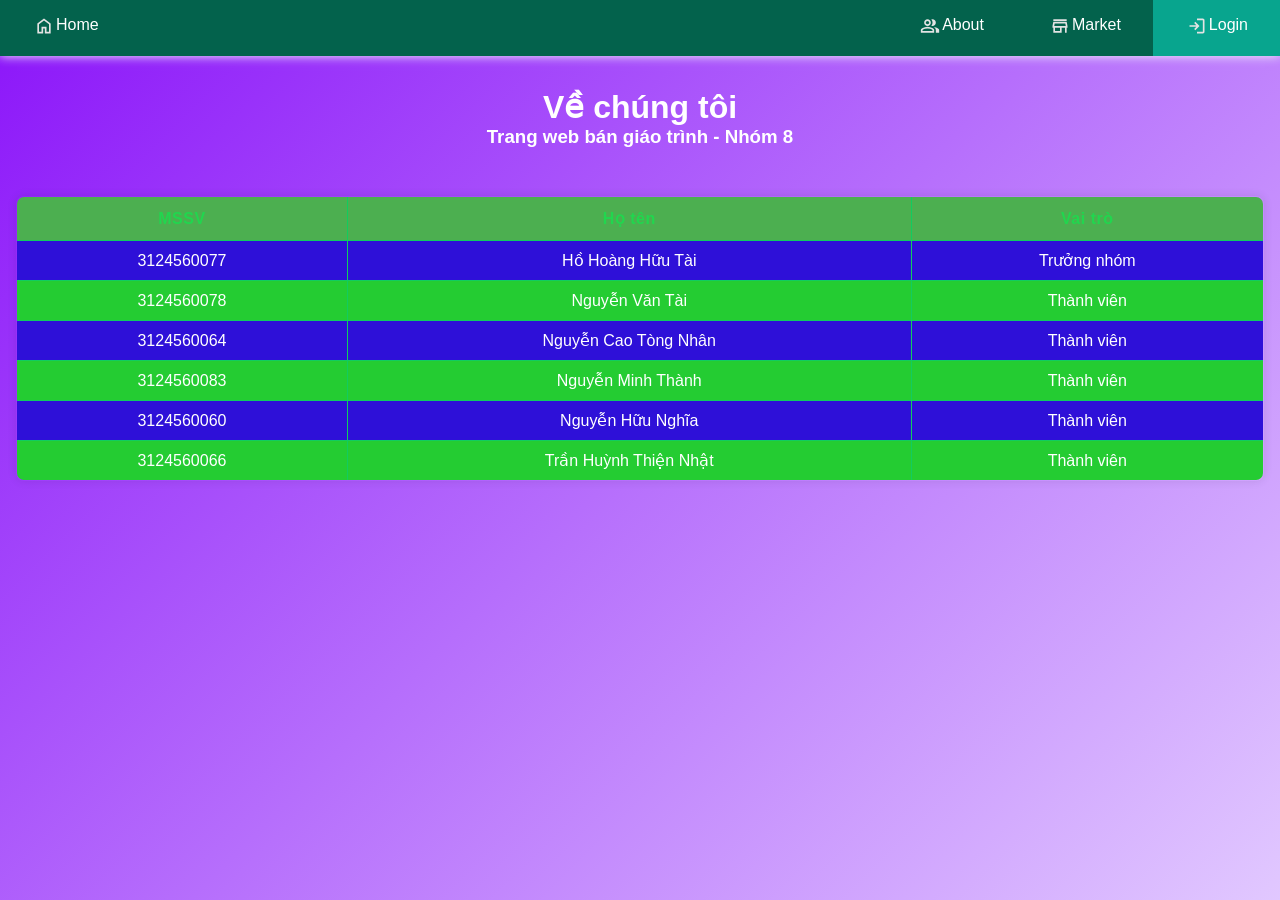
<file: pages/about.html>
<!DOCTYPE html>
<html lang="en">
<head>
	<meta charset="UTF-8">
	<meta name="viewport" content="width=device-width, initial-scale=1.0">
	<title>About us</title>
	<link rel="stylesheet" href="../css/globalStyle.css">
	<link rel="icon" type="image/x-icon" href="../assets/icons/jokerBentre.jpg">
	<link rel="stylesheet" href="../css/aboutPage.css">
	<script src="../src/navbar.js" defer></script>
</head>
<body>

	<a href="#main-content" class="skip-link">Skip to main content</a>

	<!-- ===== COPY PHẦN NÀY VÀO TẤT CẢ CÁC TRANG ===== -->

<!-- Nút mở sidebar (mobile) -->
<button id="open-sidebar-button" onclick="openSidebar()" aria-label="open sidebar" aria-expanded="false" aria-controls="navbar">
    <svg xmlns="http://www.w3.org/2000/svg" height="40px" viewBox="0 -960 960 960" width="40px" fill="#c9c9c9">
        <path d="M165.13-254.62q-10.68 0-17.9-7.26-7.23-7.26-7.23-18t7.23-17.86q7.22-7.13 17.9-7.13h629.74q10.68 0 17.9 7.26 7.23 7.26 7.23 18t-7.23 17.87q-7.22 7.12-17.9 7.12H165.13Zm0-200.25q-10.68 0-17.9-7.27-7.23-7.26-7.23-17.99 0-10.74 7.23-17.87 7.22-7.13 17.9-7.13h629.74q10.68 0 17.9 7.27 7.23 7.26 7.23 17.99 0 10.74-7.23 17.87-7.22 7.13-17.9 7.13H165.13Zm0-200.26q-10.68 0-17.9-7.26-7.23-7.26-7.23-18t7.23-17.87q7.22-7.12 17.9-7.12h629.74q10.68 0 17.9 7.26 7.23 7.26 7.23 18t-7.23 17.86q-7.22 7.13-17.9 7.13H165.13Z"/>
    </svg>
</button>

<!-- Navbar -->
<nav id="navbar">
    <ul>
        <!-- Nút đóng sidebar (mobile) -->
        <li>
            <button id="close-sidebar-button" onclick="closeSidebar()" aria-label="close sidebar">
                <svg xmlns="http://www.w3.org/2000/svg" height="40px" viewBox="0 -960 960 960" width="40px" fill="#c9c9c9">
                    <path d="m480-444.62-209.69 209.7q-7.23 7.23-17.5 7.42-10.27.19-17.89-7.42-7.61-7.62-7.61-17.7 0-10.07 7.61-17.69L444.62-480l-209.7-209.69q-7.23-7.23-7.42-17.5-.19-10.27 7.42-17.89 7.62-7.61 17.7-7.61 10.07 0 17.69 7.61L480-515.38l209.69-209.7q7.23-7.23 17.5-7.42 10.27-.19 17.89 7.42 7.61 7.62 7.61 17.7 0 10.07-7.61 17.69L515.38-480l209.7 209.69q7.23 7.23 7.42 17.5.19 10.27-7.42 17.89-7.62 7.61-17.7 7.61-10.07 0-17.69-7.61L480-444.62Z"/>
                </svg>
            </button>
        </li>

        <!-- Home -->
        <li class="home-li">
            <a href="../index.html">
                <svg style="padding: 0px 0px 4px 0px;" xmlns="http://www.w3.org/2000/svg" height="24px" viewBox="0 -960 960 960" width="24px" fill="#e3e3e3">
                    <path d="M240-200h120v-240h240v240h120v-360L480-740 240-560v360Zm-80 80v-480l320-240 320 240v480H520v-240h-80v240H160Zm320-350Z"/>
                </svg>
                Home
            </a>
        </li>

        <!-- About -->
        <li>
            <a href="../pages/about.html">
                <svg style="padding: 0px 0px 4px 0px;" xmlns="http://www.w3.org/2000/svg" height="24px" viewBox="0 -960 960 960" width="24px" fill="#e3e3e3">
                    <path d="M40-160v-112q0-34 17.5-62.5T104-378q62-31 126-46.5T360-440q66 0 130 15.5T616-378q29 15 46.5 43.5T680-272v112H40Zm720 0v-120q0-44-24.5-84.5T666-434q51 6 96 20.5t84 35.5q36 20 55 44.5t19 53.5v120H760ZM360-480q-66 0-113-47t-47-113q0-66 47-113t113-47q66 0 113 47t47 113q0 66-47 113t-113 47Zm400-160q0 66-47 113t-113 47q-11 0-28-2.5t-28-5.5q27-32 41.5-71t14.5-81q0-42-14.5-81T544-792q14-5 28-6.5t28-1.5q66 0 113 47t47 113ZM120-240h480v-32q0-11-5.5-20T580-306q-54-27-109-40.5T360-360q-56 0-111 13.5T140-306q-9 5-14.5 14t-5.5 20v32Zm240-320q33 0 56.5-23.5T440-640q0-33-23.5-56.5T360-720q-33 0-56.5 23.5T280-640q0 33 23.5 56.5T360-560Zm0 320Zm0-400Z"/>
                </svg>
                About
            </a>
        </li>

        <!-- Market -->
        <li>
            <a href="../pages/market.html">
                <svg style="padding: 0px 0px 4px 0px;" xmlns="http://www.w3.org/2000/svg" height="24px" viewBox="0 -960 960 960" width="24px" fill="#e3e3e3">
                    <path d="M160-720v-80h640v80H160Zm0 560v-240h-40v-80l40-200h640l40 200v80h-40v240h-80v-240H560v240H160Zm80-80h240v-160H240v160Zm-38-240h556-556Zm0 0h556l-24-120H226l-24 120Z"/>
                </svg>
                Market
            </a>
        </li>

        <!-- Giỏ hàng (chỉ hiện khi đã login) -->
        <li id="cartLi" style="display: none;">
            <a href="../pages/cart.html" class="cart-link">
                <svg style="padding: 0px 0px 4px 0px;" xmlns="http://www.w3.org/2000/svg" height="24px" viewBox="0 -960 960 960" width="24px" fill="#e3e3e3">
                    <path d="M280-80q-33 0-56.5-23.5T200-160q0-33 23.5-56.5T280-240q33 0 56.5 23.5T360-160q0 33-23.5 56.5T280-80Zm400 0q-33 0-56.5-23.5T600-160q0-33 23.5-56.5T680-240q33 0 56.5 23.5T760-160q0 33-23.5 56.5T680-80ZM246-720l96 200h280l110-200H246Zm-38-80h590q23 0 35 20.5t1 41.5L692-482q-11 20-29.5 31T622-440H324l-44 80h480v80H280q-45 0-68-39.5t-2-78.5l54-98-144-304H40v-80h130l38 80Z"/>
                </svg>
                Giỏ hàng
                <span class="cart-badge" id="cartBadge">0</span>
            </a>
        </li>

        <!-- ===== PHẦN AUTHENTICATION ===== -->
        
        <!-- Nút Login (hiện khi chưa đăng nhập) -->
        <li id="loginLi" style="display: block;">
            <a class="accent-link" href="#" onclick="handleLogin(event)">
                <svg style="padding: 0px 0px 4px 0px;" xmlns="http://www.w3.org/2000/svg" height="24px" viewBox="0 -960 960 960" width="24px" fill="#e3e3e3">
                    <path d="M480-120v-80h280v-560H480v-80h280q33 0 56.5 23.5T840-760v560q0 33-23.5 56.5T760-120H480Zm-80-160-55-58 102-102H120v-80h327L345-622l55-58 200 200-200 200Z"/>
                </svg>
                Login
            </a>
        </li>
        
        <!-- Account Dropdown (ẩn mặc định, hiện khi đã đăng nhập) -->
        <li id="accountLi" style="display: none;">
            <a href="#" class="account-link" onclick="toggleDropdown(event)">
                <svg style="padding: 0px 0px 4px 0px;" xmlns="http://www.w3.org/2000/svg" height="24px" viewBox="0 -960 960 960" width="24px" fill="#e3e3e3">
                    <path d="M234-276q51-39 114-61.5T480-360q69 0 132 22.5T726-276q35-41 54.5-93T800-480q0-133-93.5-226.5T480-800q-133 0-226.5 93.5T160-480q0 59 19.5 111t54.5 93Zm246-164q-59 0-99.5-40.5T340-580q0-59 40.5-99.5T480-720q59 0 99.5 40.5T620-580q0 59-40.5 99.5T480-440Zm0 360q-83 0-156-31.5T197-197q-54-54-85.5-127T80-480q0-83 31.5-156T197-763q54-54 127-85.5T480-880q83 0 156 31.5T763-763q54 54 85.5 127T880-480q0 83-31.5 156T763-197q-54 54-127 85.5T480-80Z"/>
                </svg>
                <span id="userName">Tài khoản</span>
                <span style="font-size: 0.8em;">▼</span>
            </a>
            
            <!-- Dropdown Menu -->
            <ul class="dropdown-menu" id="dropdownMenu">
                <!-- Header với thông tin user -->
                <li class="dropdown-header">
                    <div class="user-name" id="dropdownUserName">User</div>
                    <div class="user-email" id="dropdownUserEmail">user@example.com</div>
                </li>
                
                <!-- Thông tin tài khoản -->
                <li>
                    <a href="#account-info">
                        <svg style="padding: 0px 0px 4px 0px;" xmlns="http://www.w3.org/2000/svg" height="20px" viewBox="0 -960 960 960" width="20px" fill="currentColor">
                            <path d="M234-276q51-39 114-61.5T480-360q69 0 132 22.5T726-276q35-41 54.5-93T800-480q0-133-93.5-226.5T480-800q-133 0-226.5 93.5T160-480q0 59 19.5 111t54.5 93Zm246-164q-59 0-99.5-40.5T340-580q0-59 40.5-99.5T480-720q59 0 99.5 40.5T620-580q0 59-40.5 99.5T480-440Z"/>
                        </svg>
                        Thông tin tài khoản
                    </a>
                </li>
                
                <!-- Lịch sử mua hàng -->
                <li>
                    <a href="#purchase-history">
                        <svg style="padding: 0px 0px 4px 0px;" xmlns="http://www.w3.org/2000/svg" height="20px" viewBox="0 -960 960 960" width="20px" fill="currentColor">
                            <path d="M280-80q-33 0-56.5-23.5T200-160q0-33 23.5-56.5T280-240q33 0 56.5 23.5T360-160q0 33-23.5 56.5T280-80Zm400 0q-33 0-56.5-23.5T600-160q0-33 23.5-56.5T680-240q33 0 56.5 23.5T760-160q0 33-23.5 56.5T680-80ZM246-720l96 200h280l110-200H246Zm-38-80h590q23 0 35 20.5t1 41.5L692-482q-11 20-29.5 31T622-440H324l-44 80h480v80H280q-45 0-68-39.5t-2-78.5l54-98-144-304H40v-80h130l38 80Z"/>
                        </svg>
                        Lịch sử mua hàng
                    </a>
                </li>
                
    
                
                <!-- Cài đặt -->
                <li>
                    <a href="#settings">
                        <svg style="padding: 0px 0px 4px 0px;" xmlns="http://www.w3.org/2000/svg" height="20px" viewBox="0 -960 960 960" width="20px" fill="currentColor">
                            <path d="m370-80-16-128q-13-5-24.5-12T307-235l-119 50L78-375l103-78q-1-7-1-13.5v-27q0-6.5 1-13.5L78-585l110-190 119 50q11-8 23-15t24-12l16-128h220l16 128q13 5 24.5 12t22.5 15l119-50 110 190-103 78q1 7 1 13.5v27q0 6.5-2 13.5l103 78-110 190-118-50q-11 8-23 15t-24 12L590-80H370Z"/>
                        </svg>
                        Cài đặt tài khoản
                    </a>
                </li>
                
                <!-- Divider -->
                <li class="dropdown-divider"></li>
                
                <!-- Logout -->
                <li>
                    <a href="#" class="logout-link" onclick="handleLogout(event)">
                        <svg style="padding: 0px 0px 4px 0px;" xmlns="http://www.w3.org/2000/svg" height="20px" viewBox="0 -960 960 960" width="20px" fill="currentColor">
                            <path d="M200-120q-33 0-56.5-23.5T120-200v-560q0-33 23.5-56.5T200-840h280v80H200v560h280v80H200Zm440-160-55-58 102-102H360v-80h327L585-622l55-58 200 200-200 200Z"/>
                        </svg>
                        Đăng xuất
                    </a>
                </li>
            </ul>
        </li>
    </ul>
</nav>

<!-- Overlay cho mobile -->
<div id="overlay" onclick="closeSidebar()" aria-hidden="true"></div>

<!-- ===== HẾT PHẦN NAVBAR ===== -->
	<!-- introducing -->
	<div class="intro">	
		<h1>Về chúng tôi</h1>
		<h3>Trang web bán giáo trình - Nhóm 8</h3>
	</div>

	<!-- our information table -->
	<main>
		<table style="width:100%">
			<tr>
				<th>MSSV</th>
				<th>Họ tên</th>
				<th>Vai trò</th>
			</tr>
			<tr>
				<td>3124560077</td>
				<td>Hồ Hoàng Hữu Tài</td>
				<td>Trưởng nhóm</td>
			</tr>
			<tr>
				<td>3124560078</td>
				<td>Nguyễn Văn Tài</td>
				<td>Thành viên</td>
			</tr>
			<tr>
				<td>3124560064</td>
				<td>Nguyễn Cao Tòng Nhân</td>
				<td>Thành viên</td>
			</tr>
			<tr>
				<td>3124560083</td>
				<td>Nguyễn Minh Thành</td>
				<td>Thành viên</td>	
			</tr>
			<tr>
				<td>3124560060</td>
				<td>Nguyễn Hữu Nghĩa</td>
				<td>Thành viên</td>
			</tr>
			<tr>
				<td>3124560066</td>
				<td>Trần Huỳnh Thiện Nhật</td>
				<td>Thành viên</td>
			</tr>
		</table>
	</main>
	
</body>
</html>
</file>
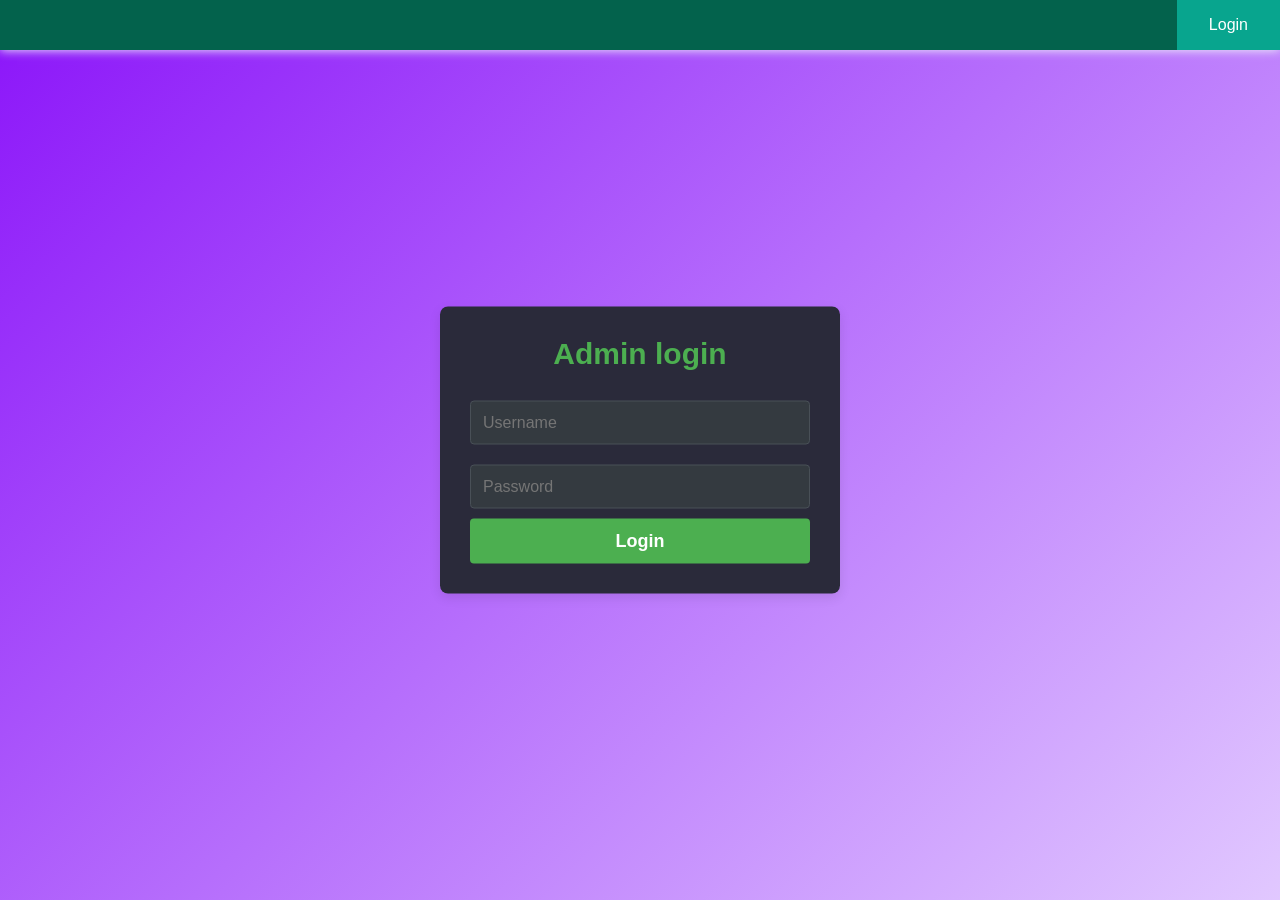
<file: pages/admin.html>
<!DOCTYPE html>
<html lang="en">
<head>
    <meta charset="UTF-8">
    <meta name="viewport" content="width=device-width, initial-scale=1.0">
    <title>Admin</title>
    <link rel="stylesheet" href="../css/globalStyle.css">
    <link rel="icon" type="image/x-icon" href="../assets/icons/jokerBentre.jpg">
    <link rel="stylesheet" href="../css/admin.css">
    <script src="../src/navbar.js" defer></script>
    <script type="module" src="../src/admin.js" defer></script>
    
</head>
<body>
    <a href="#main-content" class="skip-link">Skip to main content</a>

    <button id="open-sidebar-button" onclick="openSidebar()" aria-label="open sidebar" aria-expanded="false" aria-controls="navbar">
        <svg xmlns="http://www.w3.org/2000/svg" height="40px" viewBox="0 -960 960 960" width="40px" fill="#c9c9c9"><path d="M165.13-254.62q-10.68 0-17.9-7.26-7.23-7.26-7.23-18t7.23-17.86q7.22-7.13 17.9-7.13h629.74q10.68 0 17.9 7.26 7.23 7.26 7.23 18t-7.23 17.87q-7.22 7.12-17.9 7.12H165.13Zm0-200.25q-10.68 0-17.9-7.27-7.23-7.26-7.23-17.99 0-10.74 7.23-17.87 7.22-7.13 17.9-7.13h629.74q10.68 0 17.9 7.27 7.23 7.26 7.23 17.99 0-10.74-7.23 17.87-7.22 7.13-17.9 7.13H165.13Zm0-200.26q-10.68 0-17.9-7.26-7.23-7.26-7.23-18t7.23-17.87q7.22-7.12 17.9-7.12h629.74q10.68 0 17.9 7.26 7.23 7.26 7.23 18t-7.23 17.86q-7.22 7.13-17.9 7.13H165.13Z"/></svg>
    </button>

    <nav id="navbar">
        <ul>
        <li>
            <button id="close-sidebar-button" onclick="closeSidebar()" aria-label="close sidebar" style="display: none;">
            <svg xmlns="http://www.w3.org/2000/svg" height="40px" viewBox="0 -960 960 960" width="40px" fill="#c9c9c9"><path d="m480-444.62-209.69 209.7q-7.23 7.23-17.5 7.42-10.27.19-17.89-7.42-7.61-7.62-7.61-17.7 0-10.07 7.61-17.69L444.62-480l-209.7-209.69q-7.23-7.23-7.42-17.5-.19-10.27 7.42-17.89 7.62-7.61 17.7-7.61 10.07 0 17.69 7.61L480-515.38l209.69-209.7q7.23-7.23 17.5-7.42 10.27-.19 17.89 7.42 7.61 7.62 7.61 17.7 0 10.07-7.61 17.69L515.38-480l209.7 209.69q7.23 7.23 7.42 17.5.19 10.27-7.42 17.89-7.62 7.61-17.7 7.61-10.07 0-17.69-7.61L480-444.62Z"/></svg>
            </button>
        </li>
        <li class="home-li" style="display: none;">
            <a href="../index.html">
                <svg style="padding: 0px 0px 4px 0px;" xmlns="http://www.w3.org/2000/svg" height="24px" viewBox="0 -960 960 960" width="24px" fill="#e3e3e3"><path d="M240-200h120v-240h240v240h120v-360L480-740 240-560v360Zm-80 80v-480l320-240 320 240v480H520v-240h-80v240H160Zm320-350Z"/></svg>
                Home
            </a>
        </li>
        <li style="display: none;">
            <a href="../pages/about.html">
                <svg style="padding: 0px 0px 4px 0px;" xmlns="http://www.w3.org/2000/svg" height="24px" viewBox="0 -960 960 960" width="24px" fill="#e3e3e3"><path d="M40-160v-112q0-34 17.5-62.5T104-378q62-31 126-46.5T360-440q66 0 130 15.5T616-378q29 15 46.5 43.5T680-272v112H40Zm720 0v-120q0-44-24.5-84.5T666-434q51 6 96 20.5t84 35.5q36 20 55 44.5t19 53.5v120H760ZM360-480q-66 0-113-47t-47-113q0-66 47-113t113-47q66 0 113 47t47 113q0 66-47 113t-113 47Zm400-160q0 66-47 113t-113 47q-11 0-28-2.5t-28-5.5q27-32 41.5-71t14.5-81q0-42-14.5-81T544-792q14-5 28-6.5t28-1.5q66 0 113 47t47 113ZM120-240h480v-32q0-11-5.5-20T580-306q-54-27-109-40.5T360-360q-56 0-111 13.5T140-306q-9 5-14.5 14t-5.5 20v32Zm240-320q33 0 56.5-23.5T440-640q0-33-23.5-56.5T360-720q-33 0-56.5 23.5T280-640q0 33 23.5 56.5T360-560Zm0 320Zm0-400Z"/></svg>
                About
            </a>
        </li>
        <li style="display: none;">
            <a href="../pages/market.html">
                <svg style="padding: 0px 0px 4px 0px;" xmlns="http://www.w3.org/2000/svg" height="24px" viewBox="0 -960 960 960" width="24px" fill="#e3e3e3"><path d="M160-720v-80h640v80H160Zm0 560v-240h-40v-80l40-200h640l40 200v80h-40v240h-80v-240H560v240H160Zm80-80h240v-160H240v160Zm-38-240h556-556Zm0 0h556l-24-120H226l-24 120Z"/></svg>
                Market
            </a>
        </li>
        <li class="login-btn"><a  href="../pages/admin.html" id="login-btn">Login</a></li>
        <li id="logout-btn" class="logout-btn">Đăng xuất</li>
        </ul>
    </nav>
    
    <div id="overlay" onclick="closeSidebar()" aria-hidden="true"></div>

    <div class="login-container" id="login-container">
		<h2>Admin login</h2>
		<form id="loginForm">
		<input type="text" id="username" placeholder="Username" required />
		<input type="password" id="password" placeholder="Password" required />
		<button type="submit">Login</button>
		</form>
		<p id="loginMessage"></p>
 	</div>

    <div class="admin-layout hidden" id="admin-wrapper">
        <div class="admin-sidebar">
            <ul class="admin-category-bar">
                <li id="market-tab" class="active">Market Control</li>
                <li id="accounts-tab">Accounts Control</li>
                <li id="imports-tab">Import Control</li>
                <li id="price-tab">Price Control</li>
                <li id="orders-tab">Quản lý Đơn Hàng</li>
            </ul>
        </div>
        
        <div class="admin-content">
            <h2>Admin Panel</h2>
            <div id="admin-section-content">
            <p>Welcome to Admin Control.</p></div>
            
            <div class="admin-market" id="market">
                <div class="top-list">
                    <h2>Danh sách sản phẩm</h2>
                </div>
                
                <div class="admin-controls">
                    <div class="control-group">
                        <label for="category-select" style="margin-right: 10px;">Chọn danh mục:</label>
                        <select id="category-select" style="padding: 5px;"></select>
                        <input type="text" id="product-search-input" placeholder="Tìm theo tên hoặc ID sản phẩm...">
                    </div>
                    <button class="add-product-bt">Thêm sản phẩm</button>
                </div>

                <div class="category-actions">
                    <input type="text" id="new-category-name" placeholder="Nhập tên danh mục mới">
                    <button id="add-category-btn">Thêm DM</button>
                    <button id="delete-cat-btn">Xóa DM</button>
                    <button id="edit-cat-btn">Sửa DM</button>
                    <button id="toggle-category-btn">Ẩn/Hiện DM</button>
                </div>
                
                <div class="table-wrapper">
                    <table class="product-table">
                        <thead>
                            <tr>
                                <th>ID</th>
                                <th>Tên</th>
                                <th>Giá</th>
                                <th>Số lượng</th>
                                <th>Ảnh</th>
                                <th>Tùy chọn</th>
                            </tr>
                        </thead>
                        <tbody>
                        </tbody>
                    </table>
                </div>
                <div class="pagination" id="product-pagination"></div>
            </div>

            <div class="admin-accounts" id="accounts">
                <div class="top-list"><h2>Danh sách tài khoản</h2></div>
                
                <div class="admin-controls">
                    <input type="text" id="account-search-input" placeholder="Tìm theo username hoặc email...">
                    <button id="add-account-btn" class="add-product-bt">Thêm tài khoản</button>
                </div>

                <div class="table-wrapper">
                    <table class="accounts-table">
                        <thead>
                            <tr>
                                <th>STT</th>
                                <th>Username</th>
                                <th>Email</th>
                                <th>Trạng thái</th>
                                <th>Tùy chọn</th>
                            </tr>
                        </thead>
                        <tbody>
                        </tbody>
                    </table>
                </div>
                <div class="pagination" id="account-pagination"></div>
            </div>
            
            <div class="admin-imports" id="imports">
                <div class="top-list">
                    <h2>Danh sách phiếu nhập</h2>
                </div>
                
                <div class="admin-controls">
                    <input type="text" id="import-search-input" placeholder="Tìm theo ID, ngày, hoặc tên sản phẩm...">
                    <button id="add-import-btn" class="add-product-bt">Thêm phiếu nhập mới</button>
                </div>

                <div class="table-wrapper">
                    <table class="imports-table">
                        <thead>
                            <tr>
                                <th>ID Phiếu</th>
                                <th>Ngày Nhập</th>
                                <th>Trạng Thái</th>
                                <th>Sản phẩm nhập</th>
                                <th>Tổng Sản Phẩm</th>
                                <th>Hành Động</th>
                            </tr>
                        </thead>
                        <tbody>
                            </tbody>
                    </table>
                </div>
                <div class="pagination" id="import-pagination"></div>
            </div>
            
            <div class="admin-price" id="price">
                <div class="top-list">
                    <h2>Price Control</h2>
                </div>
                
                <div class="admin-controls">
                    <div class="control-group">
                        <label for="price-category-select" style="margin-right: 10px;">Chọn danh mục:</label>
                        <select id="price-category-select" style="padding: 5px;"></select>
                        <input type="text" id="price-search-input" placeholder="Tìm theo tên sản phẩm...">
                    </div>
                </div>

                <div class="table-wrapper">
                    <table class="price-table">
                        <thead>
                            <tr>
                                <th>ID</th>
                                <th>Sản phẩm</th>
                                <th>Giá nhập</th>
                                <th>Lợi nhuận</th>
                                <th>Giá bán</th>
                                <th>Sửa</th>
                            </tr>
                        </thead>
                        <tbody>
                        </tbody>
                    </table>
                </div>
                <div class="pagination" id="price-pagination"></div>
            </div>

            <div class="admin-orders" id="orders">
                <div class="top-list">
                    <h2>Danh sách Đơn Hàng</h2>
                </div>
                
                <div class="admin-controls">
                    <input type="text" id="order-search-input" placeholder="Tìm theo ID, tên khách, hoặc trạng thái...">
                </div>

                <div class="table-wrapper">
                    <table class="orders-table"> 
                        <thead>
                            <tr>
                                <th>ID Đơn</th>
                                <th>Ngày Đặt</th>
                                <th>Khách Hàng</th>
                                <th>Tổng Tiền</th>
                                <th>Trạng Thái</th>
                                <th>Hành Động</th>
                            </tr>
                        </thead>
                        <tbody>
                            </tbody>
                    </table>
                </div>
                <div class="pagination" id="order-pagination"></div> 
            </div>

        </div> </div> <div id="addform" class="frm">
        <div class="close-frm">
            <button id="close-pr-frm-btn" class="closef" aria-label="close form">&times;</button>
            
            <h2 id="product-form-title">Thêm sản phẩm mới</h2>
            
            <form id="add-pr-frm">
                <div class="form-group">
                    <label for="product-id">ID sản phẩm</label>
                    <input type="text" id="product-id" required>
                </div>
                <div class="form-group">
                    <label for="product-name">Tên sản phẩm</label>
                    <input type="text" id="product-name" required> 
                </div>
                
                <div class="form-group">
                    <label for="product-price">Giá sản phẩm</label>
                    <input type="number" id="product-price" placeholder="Ví dụ: 45 (Không cần nhập $)" required> 
                </div>

                <div class="form-group">
                    <label for="product-description">Mô tả sản phẩm</label>
                    <textarea id="product-description" placeholder="Nhập mô tả sản phẩm..."></textarea>
                </div>

                <div class="form-group">
                    <label for="product-quantity">Số lượng</label>
                    <input type="number" id="product-quantity" value="0" min="0" required>
                </div>

                <div class="form-group">
                    <label for="product-release-year">Năm phát hành</label>
                    <input type="number" id="product-release-year" placeholder="Ví dụ: 2024" min="1900">
                </div>

                <div class="form-group">
                    <label for="product-image">URL hình ảnh:</label>
                    <input type="text" id="product-image" value="../assets/images/rickRoll.png" required>
                </div>

                <button type="submit" class="submit-btn" id="product-submit-btn">Thêm sản phẩm</button>
            </form>
        </div>
    </div>
    
    <div id="AccountForm" class="frm">
        <div class="close-frm">
            <button id="close-acc-frm-btn" class="closef" aria-label="close form">&times;</button>
            <h2 id="account-form-title">Add new Account</h2>
            <form id="acc-frm">
                <div class="form-group">
                    <label for="account-username">Username</label>
                    <input type="text" id="account-username" required>   
                </div>
                
                <div class="form-group">
                    <label for="account-password">Password</label>
                    <input type="password" id="account-password" placeholder="Nhập mật khẩu"> 
                </div>

                <div class="form-group">
                    <label for="account-email">Email</label>
                    <input type="text" id="account-email" > 
                </div>
                <button type="submit" class="submit-btn" id="account-submit-btn">Add account</button>
            </form>
        </div>
    </div>

    <div id="importForm" class="frm">
        <div class="close-frm">
            <button id="close-import-frm-btn" class="closef" aria-label="close form">&times;</button>
            <h2 id="import-form-title">Thêm Phiếu Nhập Hàng</h2>
            <form id="import-frm">
                
                <div class="form-group">
                    <label for="import-date">Ngày Nhập:</label>
                    <input type="date" id="import-date" required>
                </div>

                <hr>
                <h3>Thêm sản phẩm vào phiếu:</h3>
                
                <div class="form-group">
                    <label for="import-product-search">Tìm Sản Phẩm:</label>
                    <input type="text" id="import-product-search" placeholder="Gõ để tìm kiếm sản phẩm...">
                </div>

                <div class="form-group">
                    <label for="import-product-select">Chọn Sản Phẩm:</label>
                    <select id="import-product-select" style="width: 100%; padding: 5px;"></select>
                </div>
                
                <div >
                    <div class="form-group" >
                        <label for="import-product-quantity">Số Lượng:</label>
                        <input type="number" id="import-product-quantity" min="1" value="1">
                    </div>
                    <div class="form-group" >
                        <label for="import-product-price">Giá Nhập (cho 1 sp):</label>
                        <input type="number" id="import-product-price" min="0" value="0">
                    </div>
                </div>
                <button type="button" id="add-product-to-slip-btn" class="submit-btn" >Thêm vào phiếu</button>
                <hr>

                <h3>Các sản phẩm trong phiếu:</h3>
                <table class="slip-products-table">
                    <thead>
                        <tr>
                            <th>Sản Phẩm</th>
                            <th>SL</th>
                            <th>Giá Nhập</th>
                            <th>Xóa</th>
                        </tr>
                    </thead>
                    <tbody id="slip-products-tbody">
                        </tbody>
                </table>
                
                <button type="submit" class="submit-btn" id="save-import-slip-btn">Lưu Phiếu Nhập</button>
            </form>
        </div>
    </div>

    <div id="viewImportModal" class="modal-overlay">
        <div class="modal-content">
            <h2 id="view-imp-title">Chi tiết Phiếu Nhập #...</h2>
            
            <div id="view-slip-details" style="margin-bottom: 15px; border-bottom: 1px solid #ccc; padding-bottom: 10px;">
                <p><strong>Ngày nhập:</strong> ...</p>
                <p><strong>Trạng thái:</strong> ...</p>
            </div>

            <table class="slip-products-table"> <thead>
                    <tr>
                        <th>Tên sản phẩm</th>
                        <th>Danh mục</th>
                        <th>Số lượng</th>
                        <th>Giá nhập</th>
                    </tr>
                </thead>
                <tbody id="view-slip-products-tbody">
                    </tbody>
            </table>
            
            <div style="text-align: right; margin-top: 20px;">
                <button type="button" id="close-view-slip-btn-footer" class="cancel-btn">Đóng</button>
            </div>
        </div>
    </div>

    <div id="viewOrderModal" class="modal-overlay"> 
        <div class="modal-content">
            <h2 id="view-order-title">Chi tiết Đơn Hàng #...</h2> 
            
            <div id="view-order-details" style="margin-bottom: 15px; border-bottom: 1px solid #ccc; padding-bottom: 10px;">
                </div>

            <table class="slip-products-table"> 
                <thead>
                    <tr>
                        <th>Tên sản phẩm</th>
                        <th>Số lượng</th>
                        <th>Giá (tại thời điểm)</th>
                    </tr>
                </thead>
                <tbody id="view-order-products-tbody"> 
                    </tbody>
            </table>
            
            <div style="text-align: right; margin-top: 20px;">
                <button type="button" id="close-view-order-btn-footer" class="cancel-btn">Đóng</button> 
            </div>
        </div>
    </div>

</body>
</html>
</file>
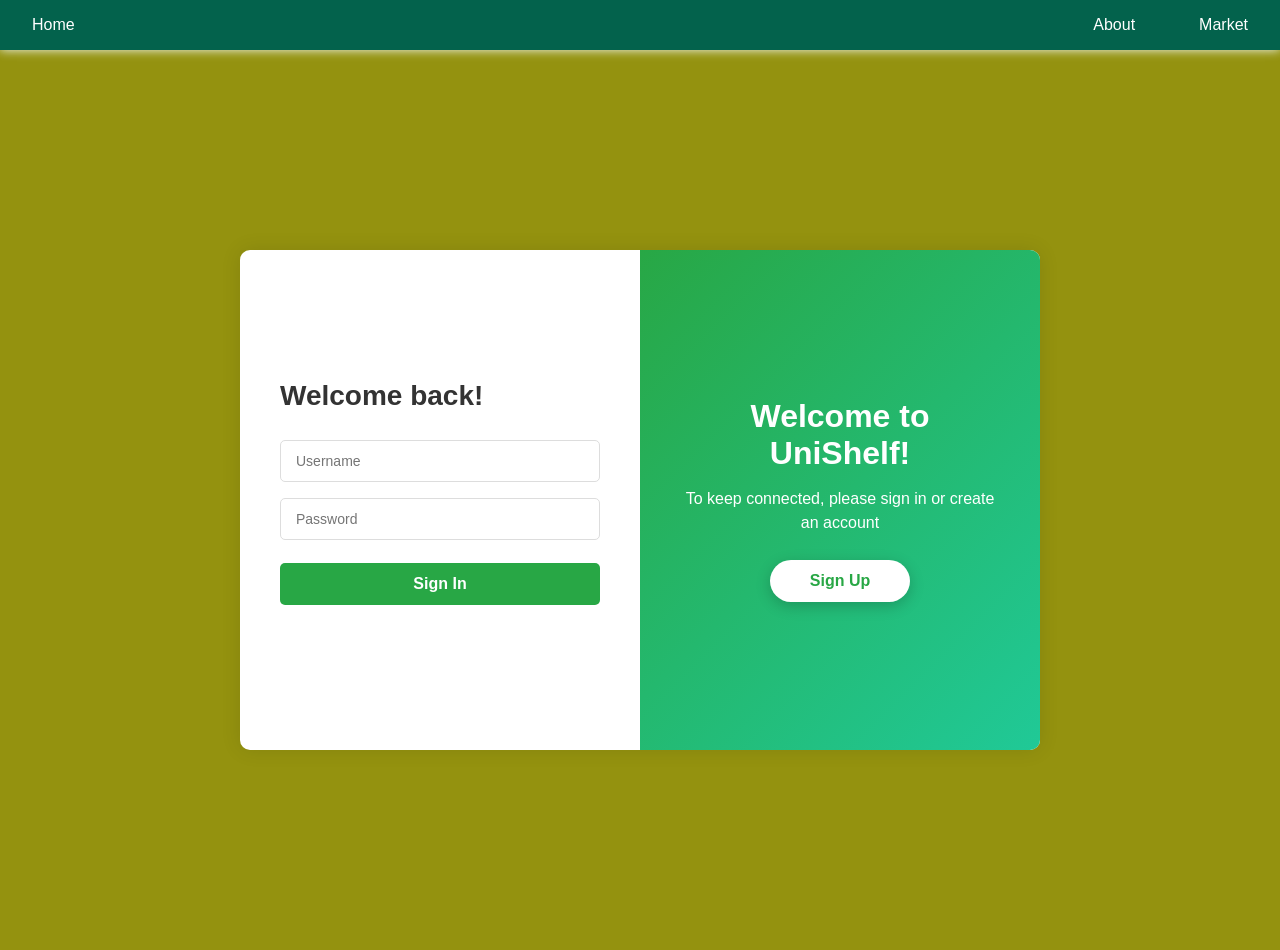
<file: pages/auth.html>
<!DOCTYPE html>
<html lang="en">
<head>
  <meta charset="UTF-8" />
  <meta name="viewport" content="width=device-width, initial-scale=1.0" />
  <title>Login & Signup</title>
  <link rel="stylesheet" href="../css/globalStyle.css" />
  <link rel="stylesheet" href="../css/auth.css" />
  <link rel="icon" type="image/x-icon" href="../assets/icons/jokerBentre.jpg" />
  <script src="../src/auth.js" defer></script>
</head>
<body>

  <!-- Sidebar toggle -->
  <button id="open-sidebar-button" onclick="openSidebar()" aria-label="open sidebar" aria-expanded="false" aria-controls="navbar">
    <svg width="24" height="24" viewBox="0 0 24 24" fill="none" stroke="white" stroke-width="2">
      <path d="M3 12h18M3 6h18M3 18h18"/>
    </svg>
  </button>

  <!-- Navigation bar -->
  <nav id="navbar">
    <ul>
      <li>
        <button id="close-sidebar-button" onclick="closeSidebar()" aria-label="close sidebar">
          <svg width="24" height="24" viewBox="0 0 24 24" fill="none" stroke="white" stroke-width="2">
            <path d="M18 6L6 18M6 6l12 12"/>
          </svg>
        </button>
      </li>
      <li class="home-li"><a href="../index.html">Home</a></li>
      <li><a href="about.html">About</a></li>
      <li><a href="market.html">Market</a></li>
    </ul>
  </nav>

  <div id="overlay" onclick="closeSidebar()" aria-hidden="true"></div>

  <!-- Auth container -->
  <div class="auth-wrapper">
    <div class="container" id="authContainer">
      
      <!-- Login Panel -->
      <div class="form-panel" id="login-panel">
        <h2>Welcome back!</h2>
        <form id="loginForm">
          <input type="text" id="loginUsername" placeholder="Username" required />
          <input type="password" id="loginPassword" placeholder="Password" required />
          <button type="submit">Sign In</button>
        </form>
        <p class="message" id="loginMessage"></p>
      </div>

      <!-- Signup Panel -->
      <div class="form-panel" id="signup-panel">
        <h2>Create Account</h2>
        <form id="signupForm">
          <input type="text" id="signupUsername" placeholder="Username" required />
          <input type="email" id="signupEmail" placeholder="Email" required />
          <input type="password" id="signupPassword" placeholder="Password" required />
          <input type="password" id="confirmPassword" placeholder="Confirm Password" required />
          <button type="submit">Sign Up</button>
        </form>
        <p class="message" id="signupMessage"></p>
      </div>

      <!-- Overlay Panel -->
      <div class="overlay-panel">
        <div class="overlay-content">
          <h2>Welcome to UniShelf!</h2>
          <p>To keep connected, please sign in or create an account</p>
          <button class="toggle-btn" id="signupBtn" onclick="toggleForm('signup')">Sign Up</button>
          <button class="toggle-btn" id="signinBtn" onclick="toggleForm('login')" style="display: none;">Sign In</button>
        </div>
      </div>

    </div>
  </div>

</body>
</html>
</file>
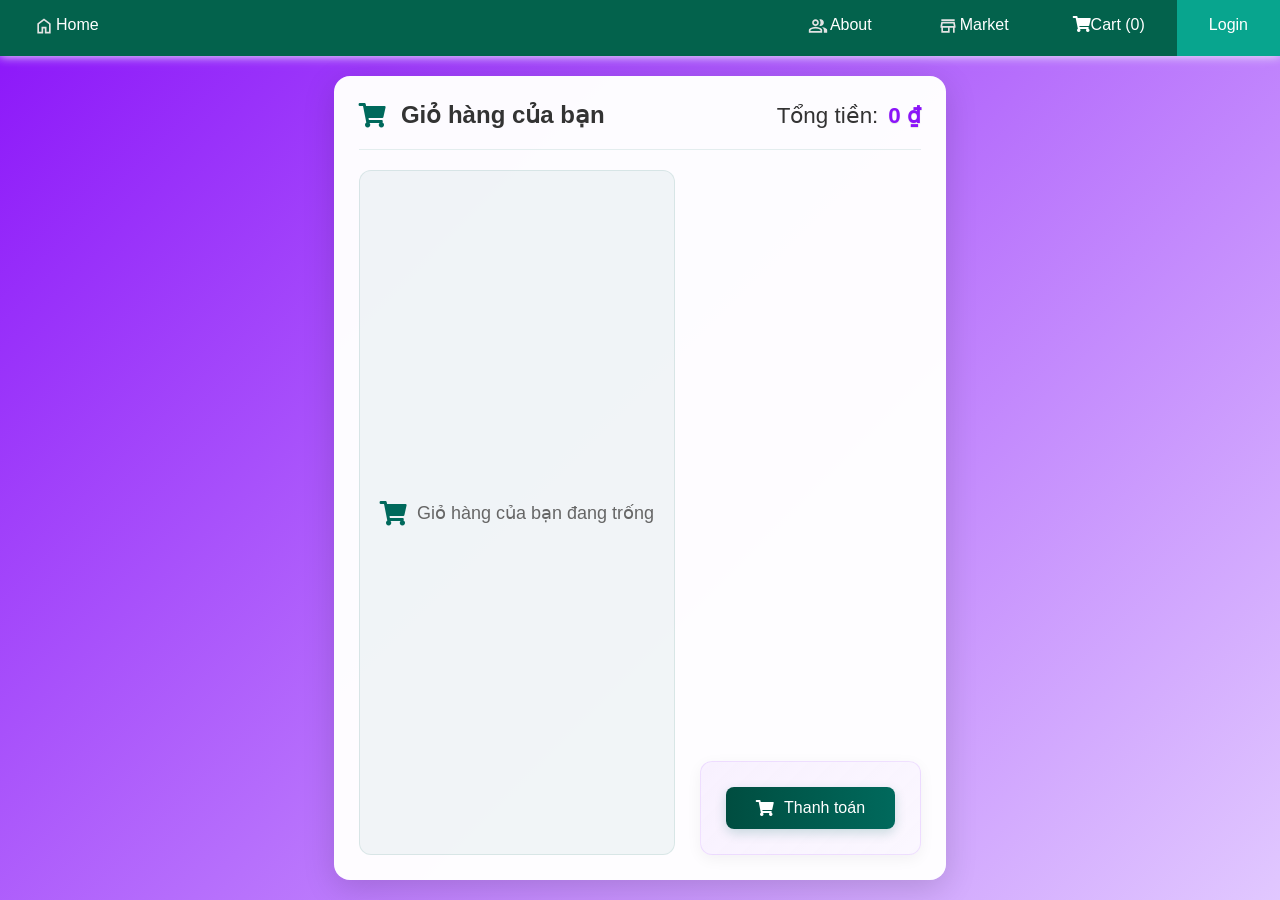
<file: pages/cart.html>
<!DOCTYPE html>
<html lang="en">
<head>
    <meta charset="UTF-8">
    <meta name="viewport" content="width=device-width, initial-scale=1.0">
    <title>Giỏ hàng</title>
    <link rel="stylesheet" href="../css/navbar.css">
    <link rel="stylesheet" href="../css/globalStyle.css">
    <link rel="stylesheet" href="../css/cart.css">
    <link href="https://cdnjs.cloudflare.com/ajax/libs/font-awesome/5.15.4/css/all.min.css" rel="stylesheet">
</head>
<body>
    <a href="#main-content" class="skip-link">Skip to main content</a>
    <nav id="navbar">
		<ul>
		<li class="home-li">
			<a  href="../index.html">
				<svg style="padding: 0px 0px 4px 0px;" xmlns="http://www.w3.org/2000/svg" height="24px" viewBox="0 -960 960 960" width="24px" fill="#e3e3e3"><path d="M240-200h120v-240h240v240h120v-360L480-740 240-560v360Zm-80 80v-480l320-240 320 240v480H520v-240h-80v240H160Zm320-350Z"/></svg>
				Home
			</a>
		</li>
		<li>
			<a href="../pages/about.html">
				<svg style="padding: 0px 0px 4px 0px;" xmlns="http://www.w3.org/2000/svg" height="24px" viewBox="0 -960 960 960" width="24px" fill="#e3e3e3"><path d="M40-160v-112q0-34 17.5-62.5T104-378q62-31 126-46.5T360-440q66 0 130 15.5T616-378q29 15 46.5 43.5T680-272v112H40Zm720 0v-120q0-44-24.5-84.5T666-434q51 6 96 20.5t84 35.5q36 20 55 44.5t19 53.5v120H760ZM360-480q-66 0-113-47t-47-113q0-66 47-113t113-47q66 0 113 47t47 113q0 66-47 113t-113 47Zm400-160q0 66-47 113t-113 47q-11 0-28-2.5t-28-5.5q27-32 41.5-71t14.5-81q0-42-14.5-81T544-792q14-5 28-6.5t28-1.5q66 0 113 47t47 113ZM120-240h480v-32q0-11-5.5-20T580-306q-54-27-109-40.5T360-360q-56 0-111 13.5T140-306q-9 5-14.5 14t-5.5 20v32Zm240-320q33 0 56.5-23.5T440-640q0-33-23.5-56.5T360-720q-33 0-56.5 23.5T280-640q0 33 23.5 56.5T360-560Zm0 320Zm0-400Z"/></svg>
				About
			</a>
		</li>
		<li>
			<a href="../pages/market.html">
				<svg style="padding: 0px 0px 4px 0px;" xmlns="http://www.w3.org/2000/svg" height="24px" viewBox="0 -960 960 960" width="24px" fill="#e3e3e3"><path d="M160-720v-80h640v80H160Zm0 560v-240h-40v-80l40-200h640l40 200v80h-40v240h-80v-240H560v240H160Zm80-80h240v-160H240v160Zm-38-240h556-556Zm0 0h556l-24-120H226l-24 120Z"/></svg>
				Market
			</a>
		</li>
        <li>
            <a href="cart.html" class="cart-link">
            <i class="fas fa-shopping-cart"></i>Cart (<span id="cart-count">0</span>)
            </a>
        </li>
		<li><a class="accent-link" href="../pages/login.html">Login</a></li>
		</ul>
	</nav>

   


    <div class="cart-container">
        <div class="cart-header">
            <div class="cart-title">
                <i class="fas fa-shopping-cart"></i>
                <h1>Giỏ hàng của bạn</h1>
            </div>
            <div class="cart-total">
                <span class="total-label">Tổng tiền:</span>
                <span id="total-amount">0 VNĐ</span>
            </div>
        </div>
        
        <div class="cart-main">
            <div class="cart-items">
                <!-- Cart items will be inserted here by JavaScript -->
            </div>
            <div class="cart-summary">
                <button id="checkout-btn">
                    <i class="fas fa-shopping-cart"></i>
                    <span>Thanh toán</span>
                </button>
            </div>
        </div>
    </div>

    <script src="../src/navbar.js"></script>
    <script type="module" src="../src/cart.js"></script>
</body>
</html>
</file>
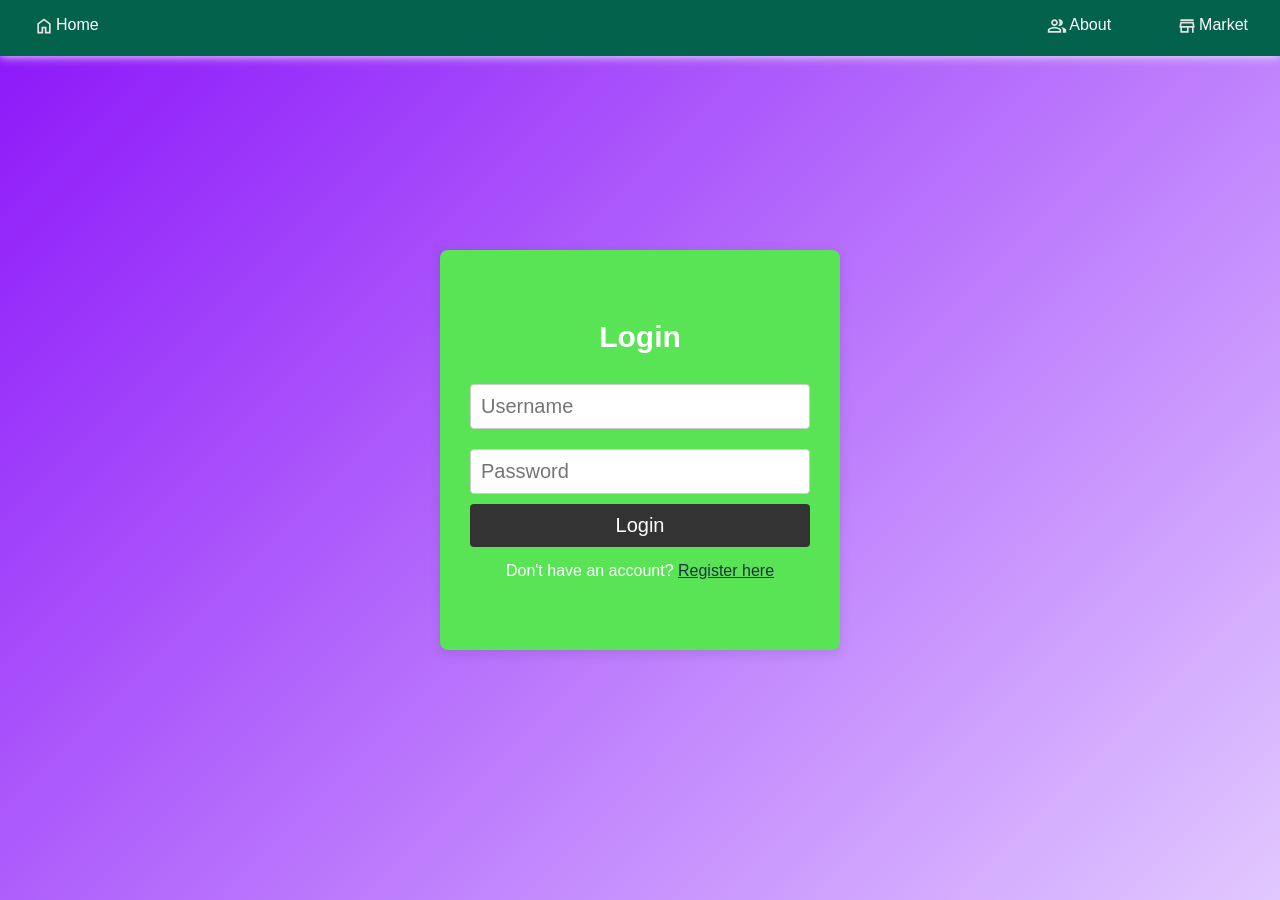
<file: pages/login.html>
<!DOCTYPE html>
<html lang="en">
<head>
	<meta charset="UTF-8">
	<meta name="viewport" content="width=device-width, initial-scale=1.0">
	<title>Login</title>
	<link rel="stylesheet" href="../css/globalStyle.css">
	<link rel="icon" type="image/x-icon" href="../assets/icons/jokerBentre.jpg">
	<link rel="stylesheet" href="../css/loginPage.css">
	<script src="../src/login.js" defer></script>
</head>
<body>

	<a href="#main-content" class="skip-link">Skip to main content</a>

	<button id="open-sidebar-button" onclick="openSidebar()" aria-label="open sidebar" aria-expanded="false" aria-controls="navbar">
		<svg xmlns="http://www.w3.org/2000/svg" height="40px" viewBox="0 -960 960 960" width="40px" fill="#c9c9c9">
			<path d="M165.13-254.62q-10.68 0-17.9-7.26-7.23-7.26-7.23-18t7.23-17.86q7.22-7.13 17.9-7.13h629.74q10.68 0 17.9 7.26 7.23 7.26 7.23 18t-7.23 17.87q-7.22 7.12-17.9 7.12H165.13Zm0-200.25q-10.68 0-17.9-7.27-7.23-7.26-7.23-17.99 0-10.74 7.23-17.87 7.22-7.13 17.9-7.13h629.74q10.68 0 17.9 7.27 7.23 7.26 7.23 17.99 0 10.74-7.23 17.87-7.22 7.13-17.9 7.13H165.13Zm0-200.26q-10.68 0-17.9-7.26-7.23-7.26-7.23-18t7.23-17.87q7.22-7.12 17.9-7.12h629.74q10.68 0 17.9 7.26 7.23 7.26 7.23 18t-7.23 17.86q-7.22 7.13-17.9 7.13H165.13Z"/>
		</svg>
	</button>


	<nav id="navbar">
		<ul>
			<li>
				<button id="close-sidebar-button" onclick="closeSidebar()" aria-label="close sidebar">
					<svg xmlns="http://www.w3.org/2000/svg" height="40px" viewBox="0 -960 960 960" width="40px" fill="#c9c9c9">
						<path d="m480-444.62-209.69 209.7q-7.23 7.23-17.5 7.42-10.27.19-17.89-7.42-7.61-7.62-7.61-17.7 0-10.07 7.61-17.69L444.62-480l-209.7-209.69q-7.23-7.23-7.42-17.5-.19-10.27 7.42-17.89 7.62-7.61 17.7-7.61 10.07 0 17.69 7.61L480-515.38l209.69-209.7q7.23-7.23 17.5-7.42 10.27-.19 17.89 7.42 7.61 7.62 7.61 17.7 0 10.07-7.61 17.69L515.38-480l209.7 209.69q7.23 7.23 7.42 17.5.19 10.27-7.42 17.89-7.62 7.61-17.7 7.61-10.07 0-17.69-7.61L480-444.62Z"/>
					</svg>
				</button>
			</li>
			
			<li class="home-li">
				<a href="../index.html">
					<svg style="padding: 0px 0px 4px 0px;" xmlns="http://www.w3.org/2000/svg" height="24px" viewBox="0 -960 960 960" width="24px" fill="#e3e3e3">
						<path d="M240-200h120v-240h240v240h120v-360L480-740 240-560v360Zm-80 80v-480l320-240 320 240v480H520v-240h-80v240H160Zm320-350Z"/>
					</svg>
					Home
				</a>
			</li>
			

			<li>
				<a href="about.html">
					<svg style="padding: 0px 0px 4px 0px;" xmlns="http://www.w3.org/2000/svg" height="24px" viewBox="0 -960 960 960" width="24px" fill="#e3e3e3">
						<path d="M40-160v-112q0-34 17.5-62.5T104-378q62-31 126-46.5T360-440q66 0 130 15.5T616-378q29 15 46.5 43.5T680-272v112H40Zm720 0v-120q0-44-24.5-84.5T666-434q51 6 96 20.5t84 35.5q36 20 55 44.5t19 53.5v120H760ZM360-480q-66 0-113-47t-47-113q0-66 47-113t113-47q66 0 113 47t47 113q0 66-47 113t-113 47Zm400-160q0 66-47 113t-113 47q-11 0-28-2.5t-28-5.5q27-32 41.5-71t14.5-81q0-42-14.5-81T544-792q14-5 28-6.5t28-1.5q66 0 113 47t47 113ZM120-240h480v-32q0-11-5.5-20T580-306q-54-27-109-40.5T360-360q-56 0-111 13.5T140-306q-9 5-14.5 14t-5.5 20v32Zm240-320q33 0 56.5-23.5T440-640q0-33-23.5-56.5T360-720q-33 0-56.5 23.5T280-640q0 33 23.5 56.5T360-560Zm0 320Zm0-400Z"/>
					</svg>
					About
				</a>
			</li>
			

			<li>
				<a href="market.html">
					<svg style="padding: 0px 0px 4px 0px;" xmlns="http://www.w3.org/2000/svg" height="24px" viewBox="0 -960 960 960" width="24px" fill="#e3e3e3">
						<path d="M160-720v-80h640v80H160Zm0 560v-240h-40v-80l40-200h640l40 200v80h-40v240h-80v-240H560v240H160Zm80-80h240v-160H240v160Zm-38-240h556-556Zm0 0h556l-24-120H226l-24 120Z"/>
					</svg>
					Market
				</a>
			</li>
			

		</ul>
	</nav>
	

	<div id="overlay" onclick="closeSidebar()" aria-hidden="true"></div>
	
	<!-- Login form -->
	<div class="login-container" id="main-content">
		<h2>Login</h2>
		<form id="loginForm">
			<input type="text" id="username" placeholder="Username" required />
			<input type="password" id="password" placeholder="Password" required />
			<button type="submit">Login</button>
		</form>
		<p id="loginMessage"></p>
		<p>Don't have an account? <a href="signup.html" id="signup">Register here</a></p>
	</div>

</body>
</html>
</file>
<file: css/globalStyle.css>
@import url('https://fonts.googleapis.com/css2?family=Poppins:ital,wght@…,opsz,wght@0,8..60,200..900;1,8..60,200..900&display=swap');
@import url('navbar.css');
@import url('cart.css');
/* blue theme */
:root {
	--primary-color: rgb(2, 27, 26);
	--navbar-hover-color: rgb(2, 76, 64);
	--secondary-color: rgb(3, 98, 76);
	--login-button: #08a58e;
	--navbar-text-color: rbg(241, 247, 246);
	--shadow-Color: rgb(241, 247, 246);
}

*{
	margin: 0;
	padding: 0;
	box-sizing: border-box;
}
html{
	font-family: Poppins, 'Segoe UI', sans-serif;
	color: white;
	scroll-behavior: smooth; /*For bookmark links*/
}
body{
	min-height: 100vh;
	min-height: 100dvh;
	background-color: #871ae0;
}
main{
  	padding: min(1em, 2%);
}
main p{
	margin-top: .35em;
}
nav{
  	background-color: var(--secondary-color);
	box-shadow: 0 0px 10px 0px var(--shadow-Color);
}
nav ul{
	list-style: none;
	display: flex;
}
nav .home-li{
  	margin-right: auto;
}
nav li{
  	display: flex;
}
nav a{
	display: flex;
	text-decoration: none;
	color: var(--navbar-text-color);
	padding: 1em 2em;
	transition: background-color 150ms ease;
}
nav a:hover{
  	background-color: var(--navbar-hover-color);
}
nav a.active-link{
  	border-bottom: 2px solid var(--navbar-text-color);
}
nav a.accent-link{
 	background-color: var(--login-button);
}
#open-sidebar-button{
	display: none;
	background: none;
	border: none;
	padding: 1em;
	margin-left: auto;
	cursor: pointer;
}
#close-sidebar-button{
	display: none;
	background: none;
	border: none;
	padding: 1em;
	cursor: pointer;
}
#overlay{
	background: rgba(0, 0, 0, 0.5);
	position: fixed;
	inset: 0;
	z-index: 9;
	display: none;
}
.skip-link {
	background-color: var(--secondary-color); 
	opacity: 0;
	pointer-events: none;
	position: absolute;
	top: 10px;
	left: 10px;
	z-index: 1000;
	color: #ffffff; 
	padding: 12px 24px;
	border-radius: 5px;
	text-decoration: none;
	font-weight: bold;
	font-size: 1rem;
	transition: opacity 0.3s ease;
}

.skip-link:focus {
	opacity: 1; 
	pointer-events: auto; 
	outline: 3px solid #ffffff; 
}
@media screen and (max-width: 700px) {
	#open-sidebar-button, #close-sidebar-button{
		display: block;
	}
	#open-sidebar-button{
		background-color: var(--primary-color);
	}
	nav{
		position: fixed;
		top: 0;
		right: -100%;
		height: 100vh;
		width: min(15em, 100%);
		z-index: 10;
		border-left: 1px solid var(--navbar-hover-color);
		transition: right 300ms ease-in-out;
	}
	nav.show{
		right: 0;
	}
	nav.show ~ #overlay{
		display: block;
	}
	nav ul{
		width: 100%;
		flex-direction: column;
	}
	nav a{
		width: 100%;
		padding-left: 2.5em;
	}
	nav a.active-link{
		border-bottom: none;
	}
	nav .home-li{
		margin-right: unset;
	}
}/*globalStyle.css*/

/* Home layout frames (moved from index.html) */

.home-layout {
    display: flex;
    height: 80vh;
    min-height: 400px;
    gap: 30px;
    padding: 0;
    box-sizing: border-box;
    align-items: flex-start; /* đẩy lên cao */
    justify-content: center; /* ô giữa luôn ở trung tâm */
}
.left-frame, .right-frame {
    width: 300px; /* hoặc 25% nếu bạn muốn tỷ lệ */
    flex: 0 0 auto; /* không cho tự co giãn */
}
.center-column {
    width: 40%; /* giữ tỉ lệ ô giữa */
    max-width: 800px;
    display: flex;
    flex-direction: column;
    gap: 20px;
}

.center-top { display: flex; }


/* Chỉnh center-bottom */
.center-bottom {
  flex: 1; /* vẫn chiếm không gian nhưng nhỏ hơn top */
  max-height: 550px; /* giới hạn chiều cao của ảnh */
  margin-top: -50px; /* kéo lên trên */
  overflow: hidden; /* tránh tràn ra */
}

.center-bottom img {
  width: auto; /* giữ tỉ lệ */
  height: 100%; /* đầy khung */
  object-fit: contain; /* ảnh không bị cắt */
  width: 60%;
}

.frame-inner {
	width: 100%;
	height: 100%;
	border: 4px solid #000;
	overflow: hidden;
	display: flex;
	align-items: center;
	justify-content: center;
	background: #fff;
}

.frame-inner img { width: 100%; height: 100%; object-fit: cover; display: block; }

@media (max-width: 900px) {
	.home-layout { flex-direction: column; padding: 12px; gap: 12px; }
	.left-frame, .right-frame, .center-column { width: 100%; min-width: 0; }
	.center-top, .center-bottom { height: auto; }
}

/* Viewer overlay styles */
#viewer-overlay {
	display: none; /* toggled via JS */
	position: fixed;
	inset: 0;
	z-index: 10000;
	align-items: center;
	justify-content: center;
}

#viewer-overlay[aria-hidden="false"] { display: flex; }

#viewer-overlay .viewer-bg {
	position: absolute;
	inset: 0;
	background: rgba(0,0,0,0.85);
}

.viewer-content {
	position: relative;
	z-index: 10001;
	max-width: 95vw;
	max-height: 95vh;
	display: flex;
	align-items: center;
	justify-content: center;
}

#viewerImage {
	max-width: 100%;
	max-height: 100%;
	object-fit: contain;
	display: block;
	border-radius: 4px;
	box-shadow: 0 10px 30px rgba(0,0,0,0.5);
}

#viewerClose {
	position: absolute;
	top: -18px;
	right: -18px;
	background: #ffffff;
	border-radius: 50%;
	border: none;
	width: 40px;
	height: 40px;
	font-size: 24px;
	line-height: 1;
	cursor: pointer;
}

#viewerClose:focus { outline: 3px solid #fff; }

/* Welcome text inside center-top frame */
.welcome-text {
 width: 100%;           /* chiều ngang toàn bộ */
    height: 100px;         /* chiều cao của ô, bạn chỉnh theo ý */
    background-color: teal; /* màu nền */
    color: white;           /* màu chữ */
    font-size: 24px;        /* kích thước chữ */
    
    display: flex;          /* dùng flexbox */
    justify-content: center; /* căn ngang giữa */
    align-items: center;    /* căn dọc giữa */
    text-align: center;     /* chữ nhiều dòng cũng căn giữa */
    font-weight: bold; 
}


/* ================================== */
/* === THÊM MỚI: CSS CHO GIỎ HÀNG POPUP === */
/* ================================== */

/* Nút "Thêm vào giỏ" trên thẻ sản phẩm */
.add-to-cart-btn {
    background: var(--login-button, #08a58e);
    color: white;
    border: none;
    border-radius: 5px;
    padding: 8px 12px;
    margin-top: 10px;
    cursor: pointer;
    font-weight: bold;
    width: 100%;
    transition: background 0.2s;
}

.add-to-cart-btn:hover:not(:disabled) {
    background: var(--navbar-hover-color, #024c40);
}

.add-to-cart-btn:disabled {
    background: #888;
    cursor: not-allowed;
}

/* Lớp phủ cho popup */
.cart-popup-overlay {
    position: fixed;
    inset: 0;
    background: rgba(0, 0, 0, 0.7);
    backdrop-filter: blur(5px);
    z-index: 1000;
    display: flex;
    justify-content: flex-end; /* Hiển thị bên phải */
    opacity: 0;
    visibility: hidden;
    transition: opacity 0.3s ease, visibility 0.3s ease;
}

.cart-popup-overlay.visible {
    opacity: 1;
    visibility: visible;
}

/* Nội dung popup */
.cart-popup-content {
    width: 400px;
    max-width: 90vw;
    height: 100%;
    background: #2a2a3a; /* Giống theme admin */
    color: #f0f0f0;
    display: flex;
    flex-direction: column;
    box-shadow: -5px 0 15px rgba(0,0,0,0.3);
    transform: translateX(100%);
    transition: transform 0.3s ease;
}

.cart-popup-overlay.visible .cart-popup-content {
    transform: translateX(0);
}

/* Header */
.cart-popup-header {
    display: flex;
    justify-content: space-between;
    align-items: center;
    padding: 15px 20px;
    border-bottom: 1px solid #444;
}

.cart-popup-header h2 {
    margin: 0;
}

.cart-popup-close {
    background: none;
    border: none;
    color: #f0f0f0;
    font-size: 28px;
    cursor: pointer;
}

/* Danh sách sản phẩm */
.cart-popup-items {
    flex: 1;
    overflow-y: auto;
    padding: 15px;
}

.cart-popup-empty {
    text-align: center;
    padding-top: 50px;
    color: #999;
}

.cart-popup-item {
    display: flex;
    gap: 15px;
    align-items: center;
    margin-bottom: 15px;
    padding-bottom: 15px;
    border-bottom: 1px solid #444;
}

.cart-popup-item img {
    width: 70px;
    height: 70px;
    object-fit: cover;
    border-radius: 5px;
}

.cart-popup-item-details {
    flex: 1;
}

.cart-popup-item-details h3 {
    font-size: 1em;
    margin: 0 0 5px 0;
    color: white;
}

.cart-popup-item-price {
    font-size: 0.9em;
    color: #aaa;
}

.cart-popup-item-actions {
    display: flex;
    align-items: center;
    gap: 8px;
}

.cart-popup-quantity {
    width: 50px;
    padding: 5px;
    text-align: center;
    background: #343a40;
    color: #f0f0f0;
    border: 1px solid #555;
    border-radius: 4px;
}

.cart-popup-remove {
    color: #ff6b6b;
    cursor: pointer;
    font-size: 20px;
    background: none;
    border: none;
}

/* Footer */
.cart-popup-footer {
    padding: 20px;
    border-top: 1px solid #444;
    background: #343a40;
}

.cart-popup-total {
    display: flex;
    justify-content: space-between;
    font-size: 1.2em;
    font-weight: bold;
    margin-bottom: 15px;
}

.cart-popup-checkout {
    width: 100%;
    padding: 12px;
    background: #4CAF50;
    color: white;
    border: none;
    border-radius: 5px;
    font-size: 1em;
    font-weight: bold;
    cursor: pointer;
    transition: background 0.2s;
}

.cart-popup-checkout:hover {
    background: #5cb85c;
}

/* Thông báo (Toast) */
.toast-notification {
    position: fixed;
    top: 20px;
    left: 50%;
    transform: translateX(-50%);
    background: #4CAF50;
    color: white;
    padding: 12px 20px;
    border-radius: 5px;
    z-index: 2000;
    opacity: 0;
    transition: opacity 0.3s, top 0.3s;
}

.toast-notification.show {
    opacity: 1;
    top: 80px;
}

/* ================================== */
/* === THÊM MỚI: CSS CHO LỊCH SỬ MUA HÀNG === */
/* ================================== */

/* Lớp phủ (dùng chung style với giỏ hàng) */
.history-popup-overlay {
    position: fixed;
    inset: 0;
    background: rgba(0, 0, 0, 0.7);
    backdrop-filter: blur(5px);
    z-index: 1000;
    display: flex;
    justify-content: center; /* Hiển thị ở giữa */
    align-items: center;    /* Hiển thị ở giữa */
    opacity: 0;
    visibility: hidden;
    transition: opacity 0.3s ease, visibility 0.3s ease;
}

.history-popup-overlay.visible {
    opacity: 1;
    visibility: visible;
}

/* Nội dung popup */
.history-popup-content {
    width: 600px;
    max-width: 90vw;
    max-height: 80vh; /* Giới hạn chiều cao */
    background: #2a2a3a;
    color: #f0f0f0;
    display: flex;
    flex-direction: column;
    box-shadow: 0 5px 20px rgba(0,0,0,0.3);
    border-radius: 8px;
    border: 1px solid #4CAF50;
    transform: scale(0.9);
    transition: transform 0.3s ease;
}

.history-popup-overlay.visible .history-popup-content {
    transform: scale(1);
}

/* Header */
.history-popup-header {
    display: flex;
    justify-content: space-between;
    align-items: center;
    padding: 15px 20px;
    border-bottom: 1px solid #444;
}

.history-popup-header h2 {
    margin: 0;
    color: #4CAF50;
}

.history-popup-close {
    background: none;
    border: none;
    color: #f0f0f0;
    font-size: 28px;
    cursor: pointer;
}

/* Danh sách đơn hàng */
.history-popup-items {
    flex: 1;
    overflow-y: auto;
    padding: 15px;
}

.history-popup-empty {
    text-align: center;
    padding: 50px 20px;
    color: #999;
}

.history-order-item {
    background: #343a40;
    border-radius: 5px;
    margin-bottom: 15px;
}

.history-order-header {
    padding: 10px 15px;
    border-bottom: 1px solid #555;
    display: flex;
    justify-content: space-between;
    align-items: center;
    flex-wrap: wrap;
    gap: 10px;
}

.history-order-header strong {
    font-size: 1.1em;
    color: white;
}

.history-order-header span {
    font-size: 0.9em;
    color: #ccc;
}

.history-order-status {
    padding: 3px 8px;
    border-radius: 4px;
    font-weight: bold;
    color: #333;
}
.history-order-status[data-status="pending"] { background-color: #FFD700; }
.history-order-status[data-status="processing"] { background-color: #007bff; color: white; }
.history-order-status[data-status="completed"] { background-color: #4CAF50; color: white; }
.history-order-status[data-status="cancelled"] { background-color: #dc3545; color: white; }


.history-order-body {
    padding: 15px;
}

.history-product-item {
    display: flex;
    justify-content: space-between;
    font-size: 0.9em;
    color: #ddd;
    padding: 5px 0;
}

.history-product-name {
    flex-basis: 70%;
}
.history-product-qty {
    flex-basis: 10%;
    text-align: center;
}
.history-product-price {
    flex-basis: 20%;
    text-align: right;
}
</file>
<file: css/aboutPage.css>
/* make the table 3x6
    1. MSSV
    2. Ho Ten
    3. Vai tro

    soild border 1px #ccc
*/

.intro {
    text-align: center;
    margin: 2rem 0;
}

table, th, td {
    border: 1px solid #11cc5f;
    border-collapse: collapse;
}


table {
    width: 90%;
    margin: 0 auto;
    border-radius: 10px;
    overflow: hidden;
    box-shadow: 0 0 10px rgba(0,0,0,0.1);
    font-family: "Segoe UI", sans-serif;
    transition: transform 0.3s ease;
}

table:hover {
    transform: scale(1.01);
}


th {
    background-color: #4CAF50;
    color: rgb(33, 214, 78);
    text-align: center;
    padding: 12px;
    letter-spacing: 0.5px;
}


td {
    padding: 10px 15px;
    text-align: center;
    background-color: #24cc32;
    transition: background-color 0.3s ease;
}


tr:nth-child(even) td {
    background-color: #2e10d8;
}


tr:hover td {
    background-color: #ee14b7;
    cursor: pointer;
}

tr:active td {
    background-color: #c5da08; 
    transform: scale(0.99);
    transition: background-color 0.2s ease, transform 0.1s ease;
}


table {
    border-radius: 8px;
    overflow: hidden;
}
</file>
<file: css/admin.css>
/* Giao diện tối (Dark Theme) cho Admin Panel */

.admin-panel-frame {
  width: 90%;
  max-width: 1000px;
  height: 90vh;
  margin: 40px auto;
  background-color: #f0f0f0; /* Sẽ bị ghi đè bởi theme */
  border: 2px solid #ccc;
  border-radius: 12px;
  padding: 0;
  box-sizing: border-box;
  box-shadow: 0 6px 20px rgba(0,0,0,0.1);
  overflow: hidden;
}

.admin-layout {
  display: flex;
  height: 100%;
  color: #f0f0f0; /* Chữ mặc định */
}

/* Sidebar */
.admin-sidebar {
  width: 200px;
  background-color: #2a2a3a; /* Nền sidebar tối */
  border-right: 1px solid #444;
  overflow-y: auto; /* Thêm cuộn cho sidebar nếu nhiều tab */
}

.admin-category-bar {
  list-style: none;
  padding: 0;
  margin: 0;
}

.admin-category-bar li {
  padding: 15px 20px;
  cursor: pointer;
  font-weight: bold;
  color: #f0f0f0; /* Chữ sidebar sáng */
  transition: background 0.2s;
  border-bottom: 1px solid #444;
  /* Ngăn chữ bị ngắt dòng */
  white-space: nowrap; 
  overflow: hidden;
  text-overflow: ellipsis;
}

.admin-category-bar li:hover {
  background-color: #4a4a5a; /* Màu hover */
}

.admin-category-bar li.active {
  background-color: #007bff; /* Màu active (xanh dương) */
  color: #fff;
}

/* Main content */
.admin-content {
  flex: 1;
  padding: 30px;
  box-sizing: border-box;
  background-color: transparent; /* Trong suốt để nền tím hiển thị */
  overflow-y: auto;
}

.admin-market,
.admin-price,
.admin-imports,
.admin-accounts,
.admin-orders { /* Thêm .admin-orders */
  background-color: #2a2a3a; /* Nền panel tối */
  color: #f0f0f0;
  border-radius: 8px;
  padding: 20px;
  margin: 10px;
  width: 95%;
  box-shadow: 0 4px 12px rgba(0,0,0,0.2);
}
.top-list {
  display: flex;
  justify-content: center;
  align-items: center;
  margin-top: 10px;
  padding-bottom: 15px;
  border-bottom: 2px solid #4CAF50; /* Nhấn mạnh tiêu đề */
}

/* Bố cục điều khiển (Tìm kiếm, nút Thêm) */
.admin-controls {
    display: flex;
    justify-content: space-between;
    align-items: center;
    margin-top: 15px;
    margin-bottom: 15px;
    flex-wrap: wrap; 
    gap: 10px;
}

.control-group {
    display: flex;
    align-items: center;
    gap: 10px;
    flex-wrap: wrap;
}

/* Nút thêm chính */
.add-product-bt {
  background-color: #4CAF50; /* Xanh lá */
  color: white;
  cursor: pointer;
  border-radius: 5px;
  border: none;
  padding: 8px 12px;
  font-weight: bold;
  transition: background-color 0.2s;
}
.add-product-bt:hover{
  background-color: #5cb85c;
}

/* Bảng */
.product-table,
.accounts-table,
.imports-table,
.price-table,
.orders-table { /* Thêm .orders-table */
  width: 100%;
  text-align: center;
  border-collapse: separate; 
  border-spacing: 0;
  border: 1px solid #4CAF50;
  border-radius: 8px;
  overflow: hidden;
  min-width: 700px; 
}

.product-table th,
.accounts-table th,
.imports-table th,
.price-table th,
.orders-table th { /* Thêm .orders-table th */
  background-color: #4CAF50;
  color: white;
  padding: 12px 10px;
  font-weight: bold;
}

.product-table td,
.accounts-table td,
.imports-table td,
.price-table td,
.orders-table td { /* Thêm .orders-table td */
  border: 1px solid #495057; /* Đường viền tối */
  padding: 8px 10px;
  vertical-align: middle;
  background-color: #343a40; /* Nền hàng */
}

/* Hàng chẵn (xen kẽ) */
.product-table tr:nth-child(even) td,
.accounts-table tr:nth-child(even) td,
.imports-table tr:nth-child(even) td,
.price-table tr:nth-child(even) td,
.orders-table tr:nth-child(even) td { /* Thêm .orders-table */
    background-color: #3c424a;
}

/* CSS CẢNH BÁO HẾT HÀNG */
.product-table td.low-stock-cell {
    color: #FF6B6B; 
    font-weight: bold;
}
/* Đảm bảo màu vẫn giữ khi hover */
.product-table tr:hover td.low-stock-cell {
    color: #FF6B6B;
}


.product-table td img {
  width: 80px;
  height: 80px;
  object-fit: cover;
  border-radius: 6px;
}

/* Nút trong bảng */
.product-table td button,
.accounts-table td button,
.imports-table td button, 
.price-table td button,
.orders-table td button { /* Thêm .orders-table */
    background: #f0f0f0;
    border: 1px solid #ccc;
    color: #333;
    padding: 4px 8px;
    border-radius: 4px;
    cursor: pointer;
    margin: 2px;
    transition: background-color 0.2s;
}

.product-table td button:hover,
.accounts-table td button:hover,
.imports-table td button:hover,
.price-table td button:hover,
.orders-table td button:hover { /* Thêm .orders-table */
    background-color: #fff;
    color: #000;
}


.hidden {
  display: none !important;
}
#accounts {
  display: none;
}
#market {
  display: block;
}

/* MODAL (FORM) POPUP */
.frm{
  position: fixed;
  left: 0;
  top: 0;
  width: 100%;
  height: 100%;
  background-color: rgba(0, 0, 0, 0.7);
  backdrop-filter: blur(5px);
  display: flex;
  justify-content: center;
  align-items: center;
  opacity: 0;
  visibility: hidden;
  z-index: 100;
  transition: opacity 0.3s, visibility 0.3s;
  overflow-y: auto; /* Thêm cuộn cho modal nếu cao */
}
.frm.visible {
  visibility: visible;
  opacity: 1;
}
.close-frm {
    background-color: #2c2c2c; 
    color: #e3e3e3;
    margin: auto; /* Tự động căn giữa */
    padding: 20px 30px;
    border: 1px solid #4CAF50; 
    width: 90%;
    max-width: 500px;
    border-radius: 8px;
    position: relative;
    box-shadow: 0 5px 20px rgba(0,0,0,0.5);
    margin-top: 20px; /* Thêm margin top cho đẹp */
    margin-bottom: 20px;
}
.closef{
  color: #aaa; 
    position: absolute;
    top: 10px;
    right: 20px;
    font-size: 28px;
    font-weight: bold;
    background: none;
    border: none;
    cursor: pointer;
}
.closef:hover,
.closef:focus{
    color: #fff;
    text-decoration: none;
}
.form-group{
  margin-bottom: 15px;
}

.form-group label {
    display: block;
    margin-bottom: 5px;
    font-weight: bold;
    color: #e3e3e3; 
}
.form-group input[type="text"],
.form-group input[type="number"],
.form-group input[type="password"],
.form-group input[type="date"],
.form-group textarea,
.form-group select {
    width: 100%;
    padding: 10px;
    box-sizing: border-box;
    border-radius: 4px;
    border: 1px solid #888;
    background: #ddd; 
    color: #111; 
    font-size: 14px;
}

.submit-btn {
    background-color: #4CAF50; 
    padding: 12px 20px;
    border: none;
    border-radius: 4px;
    cursor: pointer;
    width: 100%;
    font-size: 16px;
    margin-top: 10px;
    color: white;
    font-weight: bold;
}
.submit-btn:hover {
    background-color: #5cb85c;
}

/* Bảng bên trong modal phiếu nhập */
.slip-products-table {
    width: 100%;
    margin-top: 10px;
    margin-bottom: 20px;
    border-collapse: collapse;
}
.slip-products-table th,
.slip-products-table td {
    border: 1px solid #495057;
    padding: 8px;
    text-align: left;
}
.slip-products-table th {
    background-color: #4CAF50; 
    color: white;
}
.slip-products-table td {
    color: #e3e3e3; 
}
.slip-delete-product-btn {
    color: #ff6b6b;
    cursor: pointer;
    border: none;
    background: none;
    font-weight: bold;
    font-size: 16px;
}
.slip-delete-product-btn:hover {
    color: #ff0000;
}

/* MODAL XEM CHI TIẾT */
.modal-overlay {
    display: none;
    position: fixed; 
    top: 0;
    left: 0;
    width: 100%;
    height: 100%;
    background-color: rgba(0, 0, 0, 0.7);
    backdrop-filter: blur(5px);
    justify-content: center;
    align-items: center;
    z-index: 1000;
    overflow-y: auto; /* Thêm cuộn cho modal overlay */
}
.modal-overlay.visible {
    display: flex; 
}
.modal-content {
    background-color: #2c2c2c; 
    color: white; 
    padding: 25px;
    border-radius: 8px;
    box-shadow: 0 5px 15px rgba(0,0,0,0.3);
    width: 90%;
    max-width: 700px; 
    position: relative; 
    border: 1px solid #4CAF50;
    margin: 20px auto; /* Thêm margin cho đẹp */
}
.modal-content .cancel-btn {
    background-color: #6c757d;
    padding: 8px 15px;
    border: none;
    border-radius: 4px;
    color: white;
    cursor: pointer;
}
.modal-content .cancel-btn:hover {
    background-color: #5a6268;
}

/* Ô Lợi nhuận */
.profit-input{
  width: 50px;
  padding: 5px;
  background-color: #f0f0f0;
  color: #333;
  border: 1px solid #ccc;
  border-radius: 4px;
}

/* TRANG LOGIN ADMIN */
.login-container {
  background-color: #2a2a3a;
  padding: 30px;
  border-radius: 8px;
  box-shadow: 0 4px 12px rgba(0,0,0,0.1);
  width:400px;
  height:auto;
  text-align: center;
  position: absolute;
  top: 50%;
  left: 50%;
  transform: translate(-50%, -50%);
  color: white;
}

.login-container h2 {
  margin-bottom: 20px;
  font-size:30px;
  color: #4CAF50;
}

.login-container input {
  width: 100%;
  padding: 12px;
  margin: 10px 0;
  border: 1px solid #495057;
  border-radius: 4px;
  font-size: 16px;
  background: #343a40;
  color: #f0f0f0;
  box-sizing: border-box;
}

.login-container button {
  width: 100%;
  padding: 12px;
  background-color: #4CAF50;
  color: white;
  border: none;
  border-radius: 4px;
  cursor: pointer;
  font-size: 18px;
  font-weight: bold;
}

.login-container button:hover {
  background-color: #5cb85c;
}

/* Nút login/logout trên navbar */
.login-btn{
  margin-left: auto;
  background-color: #08a58e;
}
.logout-btn {
    display: none; 
    margin-left: auto;
    cursor: pointer;
    color: #ff8080;
    padding: 14px 16px;
}

/* CSS CHO CÁC Ô TÌM KIẾM VÀ DROPDOWN */
#product-search-input,
#account-search-input,
#price-search-input,
#import-search-input,
#order-search-input { /* Thêm #order-search-input */
    padding: 8px 12px;
    border: 1px solid #495057;
    border-radius: 5px;
    background: #343a40;
    color: #f0f0f0;
    min-width: 250px;
    font-size: 14px;
}
/* Style cho select dropdown */
#category-select,
#price-category-select {
    padding: 8px;
    border: 1px solid #495057;
    border-radius: 5px;
    background: #343a40;
    color: #f0f0f0;
    font-size: 14px;
}


/* Bố cục cho các nút quản lý danh mục */
.category-actions {
    display: flex;
    gap: 10px;
    align-items: center;
    flex-wrap: wrap;
    background-color: rgba(0,0,0,0.2);
    padding: 10px;
    border-radius: 5px;
    margin-bottom: 15px;
}
.category-actions input {
    padding: 5px 8px;
    border-radius: 3px;
    border: 1px solid #495057;
    background: #343a40;
    color: #f0f0f0;
}
.category-actions button {
    padding: 5px 10px;
    cursor: pointer;
    border: none;
    border-radius: 4px;
    background-color: #495057;
    color: white;
}
.category-actions button:hover {
    background-color: #6c757d;
}

/* THÊM: Wrapper cho bảng để cuộn ngang */
.table-wrapper {
    width: 100%;
    overflow-x: auto; 
    margin-top: 15px; 
    border-radius: 8px; 
}


/* CSS CHO PHÂN TRANG ADMIN */
.pagination {
    display: flex;
    justify-content: center;
    align-items: center;
    gap: 8px;
    margin-top: 20px;
    padding-bottom: 10px;
}

.pagination button {
    background-color: #495057;
    color: #f0f0f0;
    border: none;
    border-radius: 4px;
    padding: 8px 12px;
    cursor: pointer;
    font-weight: bold;
    transition: background-color 0.2s;
}

.pagination button:hover:not(:disabled) {
    background-color: #6c757d;
}

.pagination button:disabled {
    background-color: #343a40;
    color: #6c757d;
    cursor: not-allowed;
}

.pagination button.active {
    background-color: #007bff; 
    color: white;
}

.pagination span.pagination-ellipsis {
    padding: 8px 4px;
    color: #f0f0f0;
    background: transparent;
    border: none;
}

/* Style cho dropdown trạng thái trong bảng đơn hàng */
.order-status-select {
    padding: 5px 8px;
    border-radius: 4px;
    border: 1px solid #888;
    background: #ddd; 
    color: #111; 
    font-weight: bold;
    cursor: pointer;
}

/* Tô màu theo trạng thái */
.order-status-select[data-status="pending"] {
    background-color: #FFD700; /* Vàng */
    color: #333;
}
.order-status-select[data-status="processing"] {
    background-color: #007bff; /* Xanh dương */
    color: white;
}
.order-status-select[data-status="completed"] {
    background-color: #4CAF50; /* Xanh lá */
    color: white;
}
.order-status-select[data-status="cancelled"] {
    background-color: #dc3545; /* Đỏ */
    color: white;
}
</file>
<file: css/auth.css>
body {
  background: #94920f;
  font-family: 'Segoe UI', Tahoma, Geneva, Verdana, sans-serif;
}

/* Wrapper để đặt container bên dưới navbar */
.auth-wrapper {
  display: flex;
  justify-content: center;
  align-items: center;
  min-height: 100vh;
  padding: 20px;
}

.container {
  position: relative;
  width: 800px;
  height: 500px;
  background: #fff;
  box-shadow: 0 0 20px rgba(0,0,0,0.1);
  overflow: hidden;
  border-radius: 10px;
  display: flex;
}

/* Form panels */
.form-panel {
  width: 50%;
  padding: 40px;
  transition: all 0.6s cubic-bezier(0.68, -0.55, 0.265, 1.55);
  position: absolute;
  top: 0;
  height: 100%;
  display: flex;
  flex-direction: column;
  justify-content: center;
}

#login-panel {
  left: 0;
  z-index: 2;
  opacity: 1;
  visibility: visible;
}

#signup-panel {
  transform: translateX(100%);
  left: 50%;
  z-index: 1;
  opacity: 0;
  visibility: hidden;
}

.form-panel h2 {
  margin-bottom: 20px;
  color: #333;
  font-size: 28px;
}

/* Overlay panel - Phần xanh lá */
.overlay-panel {
  position: absolute;
  width: 50%;
  height: 100%;
  right: 0;
  background: linear-gradient(135deg, #28a745 0%, #20c997 100%);
  color: white;
  transition: all 0.6s cubic-bezier(0.68, -0.55, 0.265, 1.55);
  z-index: 3;
}

.overlay-content {
  height: 100%;
  display: flex;
  flex-direction: column;
  justify-content: center;
  align-items: center;
  padding: 40px;
  text-align: center;
  transition: opacity 0.5s ease, transform 0.5s ease;
}

.overlay-content h2 {
  margin-bottom: 15px;
  font-size: 32px;
}

.overlay-content p {
  margin-bottom: 25px;
  font-size: 16px;
  line-height: 1.5;
}

.toggle-btn {
  padding: 12px 40px;
  background: white;
  color: #28a745;
  border: none;
  border-radius: 25px;
  cursor: pointer;
  font-weight: bold;
  font-size: 16px;
  transition: all 0.3s ease;
  box-shadow: 0 4px 15px rgba(0,0,0,0.2);
}

.toggle-btn:hover {
  transform: translateY(-2px);
  box-shadow: 0 6px 20px rgba(0,0,0,0.3);
}

/* Active state - Khi chuyển sang Sign Up */
.container.active #login-panel {
  transform: translateX(-100%);
  z-index: 1;
  opacity: 0;
  visibility: hidden;
}

.container.active #signup-panel {
  transform: translateX(0%);
  z-index: 2;
  opacity: 1;
  visibility: visible;
}

.container.active .overlay-panel {
  transform: translateX(-100%);
}

/* Input styling */
form input {
  padding: 12px 15px;
  margin: 8px 0;
  width: 100%;
  border: 1px solid #ddd;
  border-radius: 5px;
  font-size: 14px;
  transition: border-color 0.3s;
}

form input:focus {
  outline: none;
  border-color: #28a745;
}

form button {
  padding: 12px;
  width: 100%;
  background: #28a745;
  color: white;
  border: none;
  border-radius: 5px;
  cursor: pointer;
  font-weight: bold;
  margin-top: 15px;
  font-size: 16px;
  transition: background 0.3s;
}

form button:hover {
  background: #218838;
}

.message {
  margin-top: 15px;
  font-size: 0.9em;
  text-align: center;
}

/* ===== RESPONSIVE MOBILE ===== */
@media screen and (max-width: 768px) {
  .auth-wrapper {
    padding: 10px;
  }

  .container {
    width: 100%;
    height: auto;
    min-height: 550px;
    flex-direction: column;
  }

  /* Panel xanh CỐ ĐỊNH Ở TRÊN */
  .overlay-panel {
    position: absolute;
    width: 100%;
    height: 35%;
    top: 0;
    left: 0;
    right: auto;
    bottom: auto;
    background: linear-gradient(180deg, #28a745 0%, #20c997 100%);
    color: white;
    transition: none;
    transform: none !important;
    z-index: 3;
  }

  .overlay-content {
    padding: 20px;
  }

  .overlay-content h2 {
    font-size: 24px;
  }

  .overlay-content p {
    font-size: 14px;
    margin-bottom: 15px;
  }

  .toggle-btn {
    padding: 10px 30px;
    font-size: 15px;
  }

  /* Form panels - Trượt ngang bên dưới panel xanh */
  .form-panel {
    width: 100%;
    height: 65%;
    top: 35%;
    left: 0;
    padding: 30px;
    transition: all 0.6s cubic-bezier(0.68, -0.55, 0.265, 1.55);
    position: absolute;
  }

  /* Login panel mặc định */
  #login-panel {
    transform: translateX(0%);
    z-index: 2;
    opacity: 1;
    visibility: visible;
  }

  /* Signup panel mặc định nằm bên phải */
  #signup-panel {
    transform: translateX(100%);
    z-index: 1;
    opacity: 0;
    visibility: hidden;
  }

  /* Khi active (chuyển sang Sign Up) */
  .container.active #login-panel {
    transform: translateX(-100%);
    z-index: 1;
    opacity: 0;
    visibility: hidden;
  }

  .container.active #signup-panel {
    transform: translateX(-50%);
    z-index: 2;
    opacity: 1;
    visibility: visible;
  }

  .form-panel h2 {
    font-size: 24px;
  }

  form input {
    padding: 10px 12px;
    margin: 6px 0;
    font-size: 14px;
  }

  form button {
    padding: 10px;
    font-size: 15px;
  }
}
</file>
<file: css/navbar.css>
/* ===== Account Dropdown Styles ===== */
.account-link {
    display: flex;
    align-items: center;
    gap: 0.5rem;
    cursor: pointer;
    user-select: none;
}

/* Dropdown container */
.dropdown-menu {
    display: none;
    position: absolute;
    top: 100%;
    right: 0;
    list-style: none;
    padding: 0;
    margin: 0.5rem 0 0 0;
    background: white;
    border-radius: 5px;
    overflow: hidden;
    box-shadow: 0 4px 12px rgba(0, 0, 0, 0.15);
    z-index: 999;
}

.dropdown-menu.show {
    display: block;
}

/* Header inside dropdown */
.dropdown-header {
    padding: 1rem;
    background: #f5f5f5;
    border-bottom: 1px solid #e0e0e0;
}

.dropdown-header .user-name {
    font-weight: bold;
    color: #333;
    margin-bottom: 0.25rem;
}

.dropdown-header .user-email {
    font-size: 0.85em;
    color: #666;
}

/* Dropdown links */
.dropdown-menu li a {
    display: flex;
    align-items: center;
    gap: 0.5rem;
    padding: 0.8rem 1rem;
    color: #333;
    text-decoration: none;
    transition: background 0.2s;
}

.dropdown-menu li a:hover {
    background: #f5f5f5;
}

.dropdown-divider {
    height: 1px;
    background: #e0e0e0;
    margin: 0.5rem 0;
}

/* Logout link color */
.logout-link {
    color: #e74c3c !important;
}

/* ===== Navbar Reset when Logged Out ===== */
#accountLi {
    position: relative;
}

#loginLi {
    display: flex;
    align-items: center;
}

.logged-out #accountLi {
    display: none;
}

.logged-in #loginLi {
    display: none;
}

.logged-in #accountLi {
    display: block;
}

/* ===== Responsive styles for mobile sidebar ===== */
@media (width < 700px) {
    #accountLi .dropdown-menu {
        position: static;
        box-shadow: none;
        margin-left: 1rem;
        border-left: 2px solid rgba(255, 255, 255, 0.1);
    }

    #accountLi .dropdown-menu.show {
        display: block;
    }

    .dropdown-header {
        background: transparent;
        border: none;
        padding: 0.5rem 1rem;
    }

    .dropdown-menu li a {
        padding: 0.6rem 1rem;
    }
}
</file>
<file: css/cart.css>
/* Cart container styles */
body {
    margin: 0;
    min-height: 100vh;
    background: linear-gradient(135deg, #8b14f9 0%, #e1c8ff 100%);
    font-family: "Segoe UI", -apple-system, BlinkMacSystemFont, sans-serif;
    display: flex;
    flex-direction: column;
}

.cart-container {
    max-width: 1200px;
    margin: 20px auto;
    padding: 25px;
    background: rgba(255, 255, 255, 0.98);
    box-shadow: 0 8px 32px rgba(0, 0, 0, 0.15);
    border-radius: 16px;
    flex: 1;
    display: flex;
    flex-direction: column;
    gap: 20px;
}

.cart-header {
    display: flex;
    justify-content: space-between;
    align-items: center;
    padding-bottom: 20px;
    border-bottom: 1px solid rgba(0, 105, 92, 0.1);
}

.cart-title {
    display: flex;
    align-items: center;
    gap: 15px;
}

.cart-title i {
    font-size: 24px;
    color: #00695c;
}

.cart-main {
    display: flex;
    gap: 25px;
    flex: 1;
}

.cart-container h1 {
    margin: 0;
    color: #333;
    font-size: 24px;
    font-weight: 600;
}

.cart-item {
    display: flex;
    border: 1px solid rgba(139, 20, 249, 0.1);
    padding: 25px;
    align-items: center;
    margin-bottom: 20px;
    background: #fff;
    border-radius: 12px;
    transition: all 0.3s ease;
    box-shadow: 0 2px 8px rgba(0, 0, 0, 0.05);
}

.cart-item:hover {
    transform: translateY(-3px);
    box-shadow: 0 8px 16px rgba(139, 20, 249, 0.1);
    border-color: rgba(139, 20, 249, 0.2);
}

.item-image {
    width: 160px;
    height: 160px;
    margin-right: 30px;
    border-radius: 12px;
    overflow: hidden;
    border: 2px solid rgba(139, 20, 249, 0.1);
    background: #f8f9fa;
    position: relative;
}

.item-image::after {
    content: '';
    position: absolute;
    top: 0;
    left: 0;
    right: 0;
    bottom: 0;
    background: linear-gradient(45deg, rgba(139, 20, 249, 0.1), transparent);
    pointer-events: none;
}

.item-image img {
    width: 100%;
    height: 100%;
    object-fit: cover;
    transition: all 0.4s ease;
}

.item-image:hover img {
    transform: scale(1.08);
}

.item-details {
    flex-grow: 1;
    padding-right: 30px;
}

.item-details h3 {
    margin: 0 0 12px 0;
    color: #333;
    font-size: 20px;
    font-weight: 600;
    line-height: 1.3;
}

.item-details p {
    color: #666;
    margin: 0 0 15px 0;
    line-height: 1.6;
    font-size: 15px;
}

.item-price {
    font-weight: 600;
    font-size: 1.2em;
    color: #e53935;
    margin: 0 20px;
    min-width: 120px;
    text-align: right;
}

.cart-summary {
    margin-top: auto;
    padding: 25px;
    background: linear-gradient(135deg, rgba(139, 20, 249, 0.05), rgba(225, 200, 255, 0.1));
    border-radius: 12px;
    display: flex;
    justify-content: space-between;
    align-items: center;
    flex-wrap: wrap;
    gap: 20px;
    border: 1px solid rgba(139, 20, 249, 0.1);
    box-shadow: 0 4px 15px rgba(0, 0, 0, 0.05);
}

.cart-total {
    display: flex;
    align-items: center;
    gap: 10px;
    font-size: 1.4em;
}

.total-label {
    color: #333;
    font-weight: 500;
}

#total-amount {
    font-weight: 600;
    color: #8b14f9;
    text-shadow: 0 1px 1px rgba(0, 0, 0, 0.1);
}

#checkout-btn {
    padding: 12px 30px;
    background: linear-gradient(to right, #004d40, #00695c);
    color: white;
    border: none;
    border-radius: 8px;
    font-size: 16px;
    font-weight: 500;
    cursor: pointer;
    transition: all 0.3s ease;
    display: flex;
    align-items: center;
    gap: 10px;
    box-shadow: 0 4px 12px rgba(0, 105, 92, 0.2);
}

#checkout-btn:hover {
    transform: translateY(-2px);
    box-shadow: 0 6px 20px rgba(0, 105, 92, 0.3);
    background: linear-gradient(to right, #00695c, #004d40);
}

.quantity-controls {
    display: flex;
    align-items: center;
    gap: 15px;
    background: rgba(139, 20, 249, 0.05);
    padding: 10px;
    border-radius: 12px;
    border: 1px solid rgba(139, 20, 249, 0.1);
}

.quantity-btn {
    width: 36px;
    height: 36px;
    border: none;
    border-radius: 50%;
    background: white;
    cursor: pointer;
    display: flex;
    align-items: center;
    justify-content: center;
    transition: all 0.3s ease;
    color: #8b14f9;
    font-size: 16px;
    box-shadow: 0 2px 6px rgba(139, 20, 249, 0.1);
}

.quantity-btn:hover {
    background: rgba(139, 20, 249, 0.1);
    transform: translateY(-1px);
    box-shadow: 0 4px 8px rgba(139, 20, 249, 0.15);
}

.quantity-display {
    font-size: 18px;
    min-width: 40px;
    text-align: center;
    font-weight: 600;
    color: #333;
}

.remove-btn {
    padding: 10px 20px;
    border: none;
    background: linear-gradient(to right, #ff5252, #ff1744);
    color: white;
    border-radius: 10px;
    cursor: pointer;
    transition: all 0.3s ease;
    display: flex;
    align-items: center;
    gap: 10px;
    font-size: 15px;
    font-weight: 500;
    box-shadow: 0 4px 12px rgba(255, 23, 68, 0.2);
}

.remove-btn:hover {
    transform: translateY(-2px);
    box-shadow: 0 6px 15px rgba(255, 23, 68, 0.3);
    background: linear-gradient(to right, #ff1744, #ff5252);
}

.cart-items {
    flex: 1;
    min-height: 200px;
    display: flex;
    flex-direction: column;
    gap: 15px;
}

.empty-cart {
    text-align: center;
    padding: 40px 20px;
    color: #666;
    font-size: 18px;
    background: rgba(0, 105, 92, 0.05);
    border-radius: 12px;
    margin: 0;
    height: 100%;
    display: flex;
    align-items: center;
    justify-content: center;
    gap: 10px;
    border: 1px solid rgba(0, 105, 92, 0.1);
}

.empty-cart i {
    font-size: 24px;
    color: #00695c;
}

.item-price {
    font-weight: 600;
    font-size: 1.3em;
    color: #8b14f9;
    margin: 0px 120px 0 0;
    min-width: 130px;
    text-align: right;
    text-shadow: 0 1px 1px rgba(0, 0, 0, 0.1);
}

/* Responsive adjustments */
@media (max-width: 768px) {
    .cart-container {
        padding: 20px;
        margin: 10px;
    }

    .cart-item {
        flex-direction: column;
        text-align: center;
    }

    .item-image {
        margin: 0 auto 20px;
    }

    .item-details {
        padding-right: 0;
    }

    .cart-summary {
        flex-direction: column;
        text-align: center;
    }
    
    .item-price {
        margin: 15px 0;
        text-align: center;
    }
}
</file>
<file: css/loginPage.css>
:root {
    --box-color: #5ae7af;
    --button-hover-color: #08a58e;
    --button-color: rgb(2, 76, 64);
    --box-text-color: #000000;
}

body {
  margin: 0;
  padding: 0;
  font-family: sans-serif;
  background-color: #8cb317;
  height: 100vh;
}

.login-container {
  background-color: #58e454;
  padding: 30px;
  border-radius: 8px;
  box-shadow: 0 4px 12px rgba(0,0,0,0.1);
  width:400px;
  height:400px;
  text-align: center;
  position: absolute;
  top: 50%;
  left: 50%;
  transform: translate(-50%, -50%);
}

.login-container {
  display: flex;
  flex-direction: column;
  justify-content: center;
  align-items: center;
}
.login-container h2 {
  margin-bottom: 20px;
  font-size:30px;
}

.login-container input {
  width: 100%;
  padding: 10px;
  margin: 10px 0;
  border: 1px solid #ccc;
  border-radius: 4px;
  font-size:20px;
}

.login-container button {
  width: 100%;
  padding: 10px;
  background-color: #333;
  color: white;
  border: none;
  border-radius: 4px;
  cursor: pointer;
  font-size:20px;
}

.login-container button:hover {
  background-color: #555;
}

#loginMessage {
  margin-top: 15px;
  color: red;
  font-size: 14px;
}

#signup {
  margin-top: 20px;
  font-size: 16px;
  color: #1b3041;
  text-decoration: underline;
  cursor: pointer;
}
</file>
